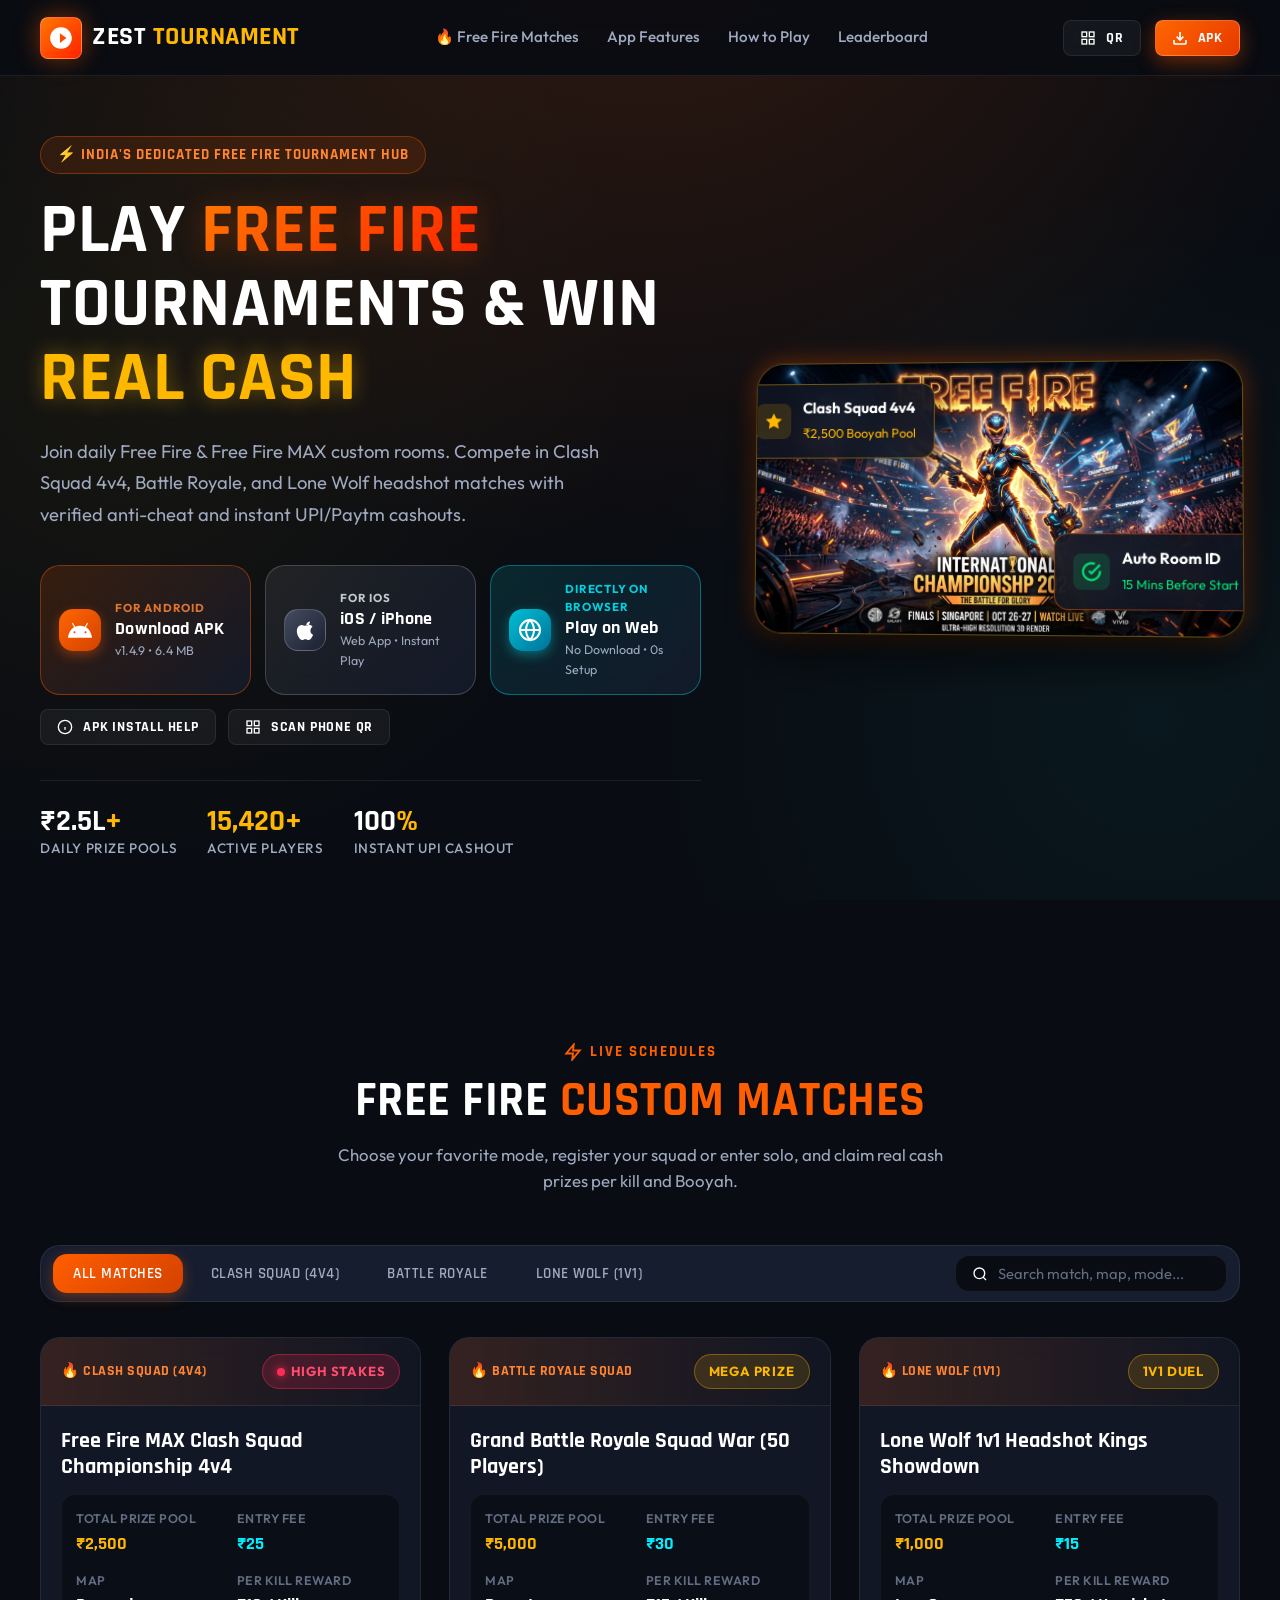
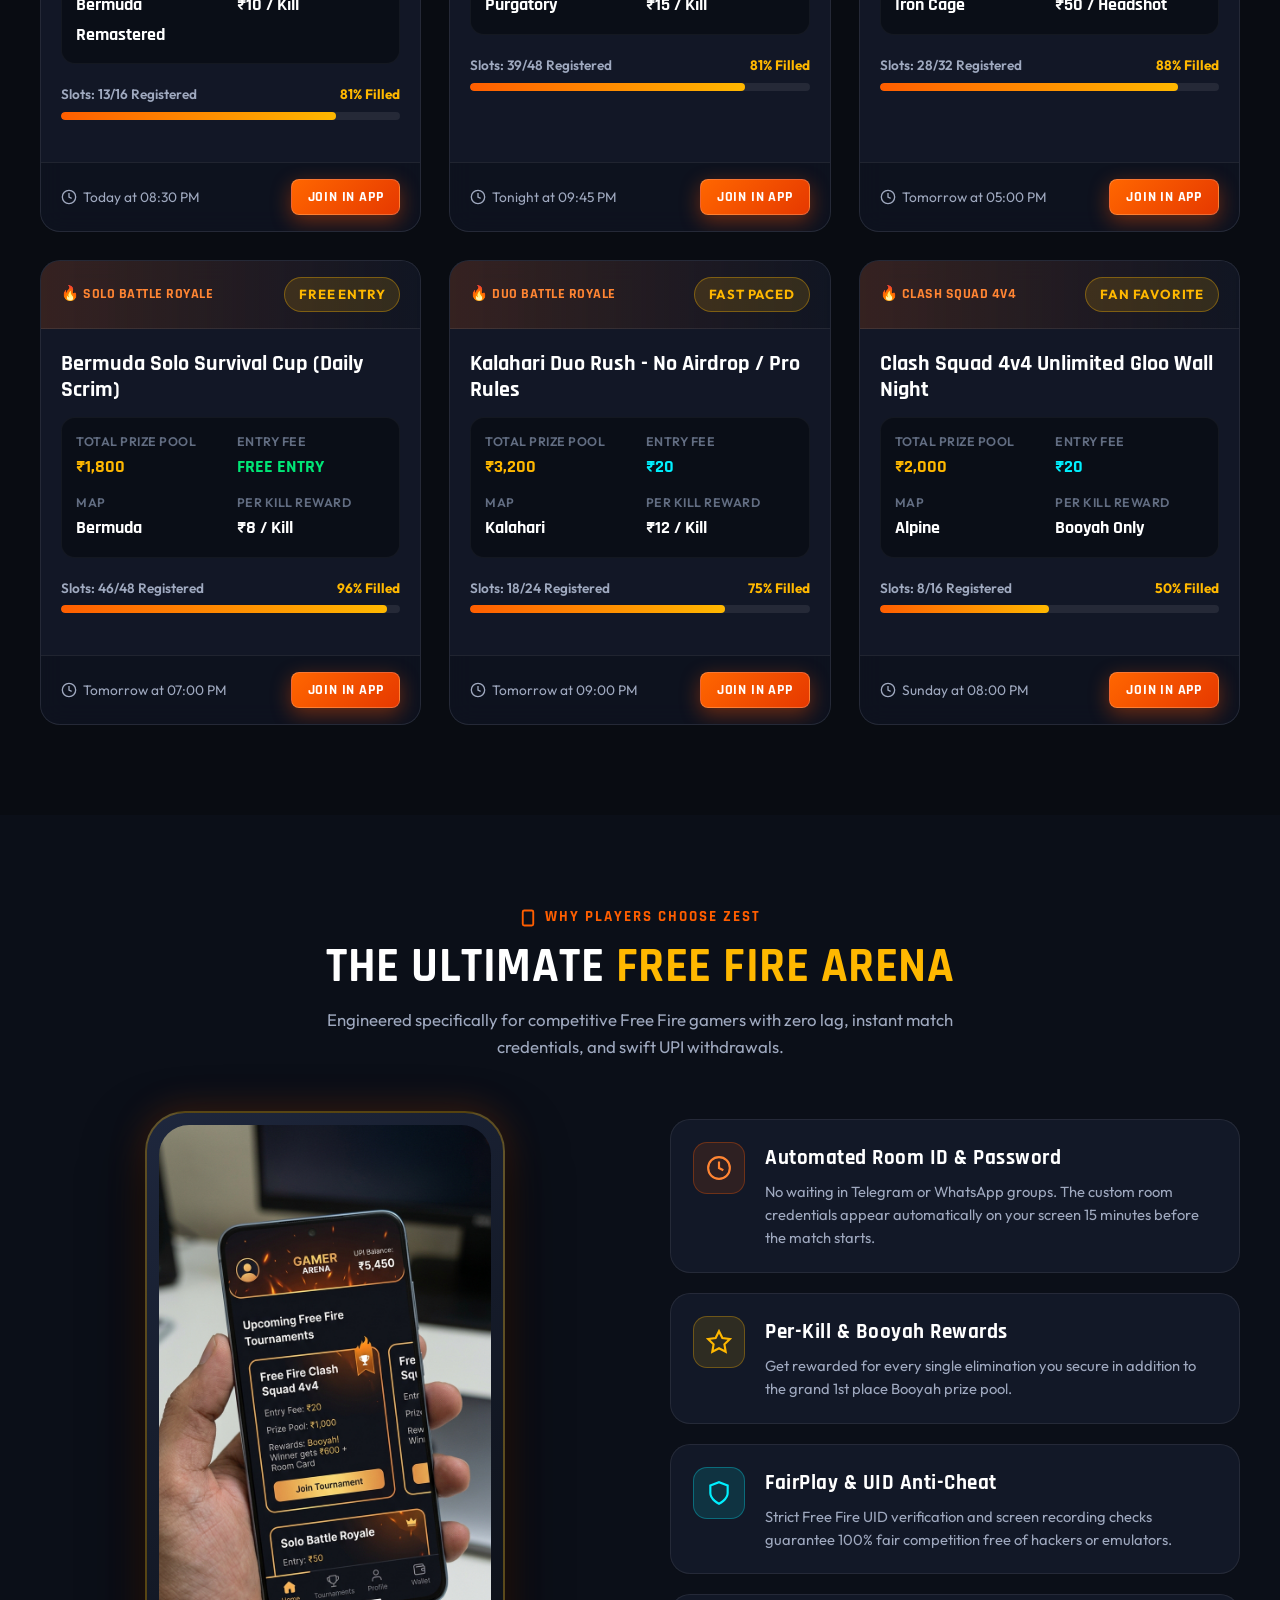
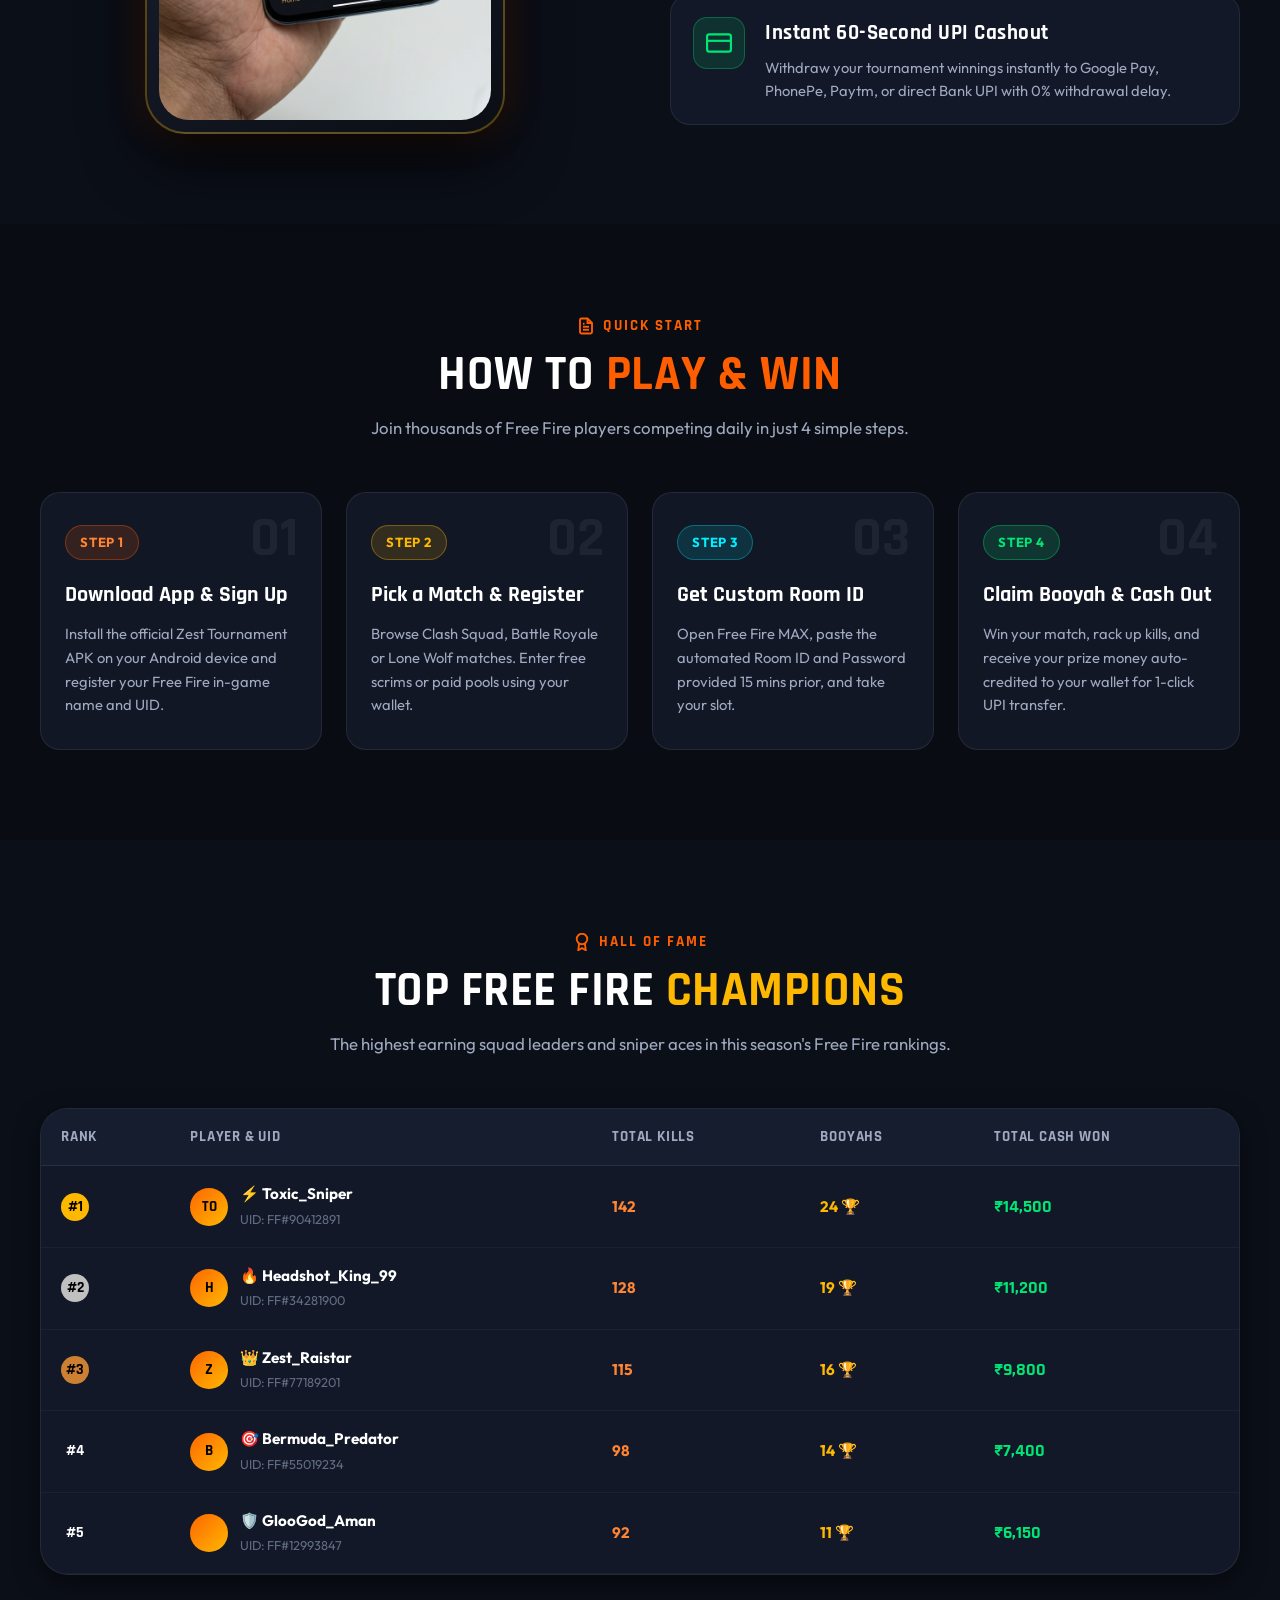
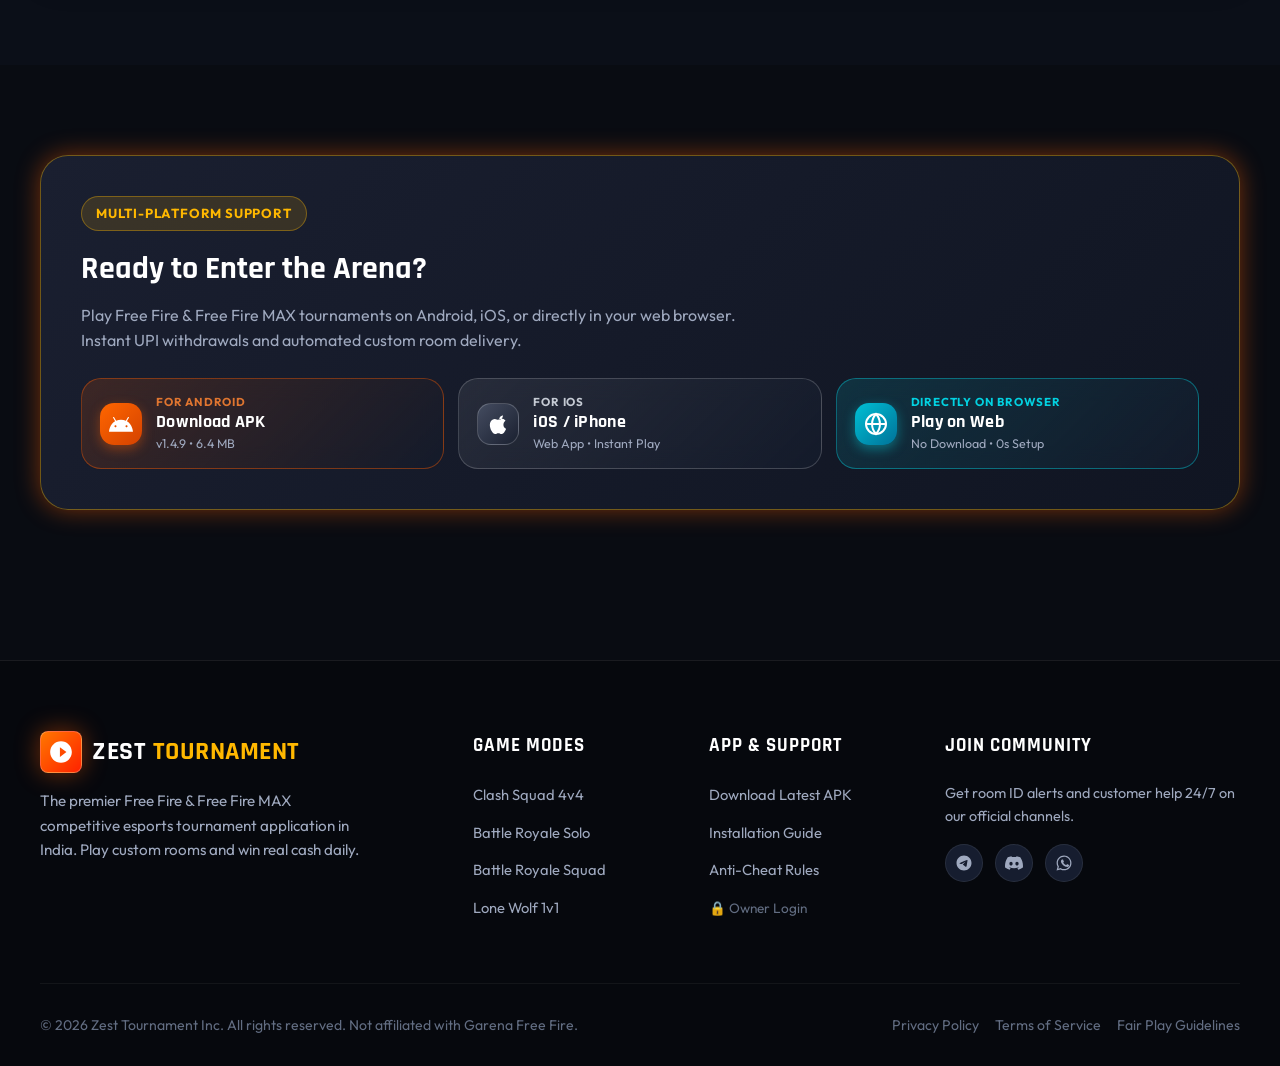
<file: index.html>
<!DOCTYPE html>
<html lang="en">
<head>
  <meta charset="UTF-8" />
  <meta name="viewport" content="width=device-width, initial-scale=1.0" />
  <title>Zest Tournament | India's #1 Free Fire Esports & Tournament Platform</title>
  <meta name="description" content="Download Zest Tournament App to play Free Fire MAX tournaments, Clash Squad 4v4, Battle Royale, and Lone Wolf matches. Win daily cash prizes with instant UPI withdrawals." />
  <meta name="keywords" content="Free Fire tournament app, Free Fire MAX esports, Zest Tournament APK download, Clash Squad 4v4 custom room, Free Fire win cash, Bermuda tournament" />

  <!-- OpenGraph / Social Meta -->
  <meta property="og:type" content="website" />
  <meta property="og:title" content="Zest Tournament - Free Fire Esports & Cash Tournaments" />
  <meta property="og:description" content="Play daily Free Fire tournaments, custom rooms, and scrims. Get instant room ID & auto UPI withdrawals." />
  <meta property="og:image" content="assets/images/hero-banner.jpg" />

  <!-- Stylesheets -->
  <link rel="stylesheet" href="styles/main.css" />
  <link rel="stylesheet" href="styles/components.css" />
  <link rel="stylesheet" href="styles/responsive.css" />
  <link rel="icon" type="image/svg+xml" href="data:image/svg+xml,<svg xmlns='http://www.w3.org/2000/svg' viewBox='0 0 24 24' fill='%23FF5E00'><path d='M12 2L2 7l10 5 10-5-10-5zM2 17l10 5 10-5M2 12l10 5 10-5'/></svg>" />
</head>
<body>

  <!-- Navigation Header (Clean Public Facing) -->
  <header class="site-header">
    <div class="container header-container">
      <a href="index.html" class="logo-brand">
        <div class="logo-icon">
          <svg viewBox="0 0 24 24">
            <path d="M12 2C6.48 2 2 6.48 2 12s4.48 10 10 10 10-4.48 10-10S17.52 2 12 2zm-1 14.5v-9l6 4.5-6 4.5z"/>
          </svg>
        </div>
        <div class="logo-text">ZEST <span>TOURNAMENT</span></div>
      </a>

      <nav class="nav-links">
        <a href="#tournaments" class="nav-link">🔥 Free Fire Matches</a>
        <a href="#features" class="nav-link">App Features</a>
        <a href="#how-to-play" class="nav-link">How to Play</a>
        <a href="#leaderboard" class="nav-link">Leaderboard</a>
      </nav>

      <div class="header-actions">
        <button class="btn btn-secondary btn-sm header-qr-btn" onclick="AppUI.openQRModal()" title="Scan QR Code to Download">
          <svg width="16" height="16" viewBox="0 0 24 24" fill="none" stroke="currentColor" stroke-width="2"><rect x="3" y="3" width="7" height="7"></rect><rect x="14" y="3" width="7" height="7"></rect><rect x="14" y="14" width="7" height="7"></rect><rect x="3" y="14" width="7" height="7"></rect></svg>
          <span>QR</span>
        </button>

        <button class="btn btn-primary btn-sm header-download-btn dynamic-app-download">
          <svg width="16" height="16" viewBox="0 0 24 24" fill="none" stroke="currentColor" stroke-width="2.5"><path d="M21 15v4a2 2 0 0 1-2 2H5a2 2 0 0 1-2-2v-4"></path><polyline points="7 10 12 15 17 10"></polyline><line x1="12" y1="15" x2="12" y2="3"></line></svg>
          <span>APK</span>
        </button>

        <button class="mobile-toggle" aria-label="Toggle Menu">
          <svg width="22" height="22" viewBox="0 0 24 24" fill="none" stroke="currentColor" stroke-width="2"><line x1="3" y1="12" x2="21" y2="12"></line><line x1="3" y1="6" x2="21" y2="6"></line><line x1="3" y1="18" x2="21" y2="18"></line></svg>
        </button>
      </div>
    </div>
  </header>

  <!-- Hero Section -->
  <section class="hero-section">
    <div class="container hero-grid">
      <div class="hero-content">
        <div class="hero-tag">
          <span>⚡ INDIA'S DEDICATED FREE FIRE TOURNAMENT HUB</span>
        </div>

        <h1 class="hero-title">
          PLAY <span class="highlight-fire">FREE FIRE</span> TOURNAMENTS & WIN <span class="highlight-gold">REAL CASH</span>
        </h1>

        <p class="hero-description">
          Join daily Free Fire & Free Fire MAX custom rooms. Compete in Clash Squad 4v4, Battle Royale, and Lone Wolf headshot matches with verified anti-cheat and instant UPI/Paytm cashouts.
        </p>

        <!-- 3 Platform Download System -->
        <div class="platform-cta-container">
          <div class="platform-cta-grid">
            <!-- 1. Android Button -->
            <div class="platform-btn btn-android dynamic-app-download">
              <div class="platform-icon">
                <svg width="24" height="24" viewBox="0 0 24 24" fill="currentColor">
                  <path d="M17.523 15.3414c-.5511 0-.9993-.4486-.9993-.9997s.4482-.9993.9993-.9993c.551 0 .9993.4482.9993.9993.0001.5511-.4483.9997-.9993.9997m-11.046 0c-.5511 0-.9993-.4486-.9993-.9997s.4482-.9993.9993-.9993c.5511 0 .9993.4482.9993.9993 0 .5511-.4482.9997-.9993.9997m11.4045-6.02l1.996-3.4572c.1556-.2696.0632-.6138-.2064-.7694-.2691-.1556-.6133-.0632-.7689.2064l-2.0261 3.5097C15.2536 8.1633 13.6824 7.79 12 7.79c-1.6824 0-3.2536.3733-4.8761 1.0209L5.0978 5.3012c-.1556-.2696-.4998-.362-.7689-.2064-.2696.1556-.362.4998-.2064.7694l1.996 3.4572C2.6865 11.2336.3688 15.178.01 19.82h23.98c-.3588-4.642-2.6765-8.5864-6.1095-10.4986"/>
                </svg>
              </div>
              <div class="platform-details">
                <span class="platform-label">For Android</span>
                <span class="platform-title">Download APK</span>
                <span class="platform-sub"><span class="app-version-val">v1.4.9</span> &bull; <span class="app-size-val">6.4 MB</span></span>
              </div>
            </div>

            <!-- 2. iOS Button -->
            <div class="platform-btn btn-ios" onclick="AppUI.openIOSModal()">
              <div class="platform-icon">
                <svg width="24" height="24" viewBox="0 0 24 24" fill="currentColor">
                  <path d="M18.71 19.5c-.83 1.24-1.71 2.45-3.05 2.47-1.34.03-1.77-.79-3.29-.79-1.53 0-2 .77-3.27.82-1.31.05-2.3-1.32-3.14-2.53C4.25 17 2.94 12.45 4.7 9.39c.87-1.52 2.43-2.48 4.12-2.51 1.28-.02 2.5.87 3.29.87.78 0 2.26-1.07 3.81-.91.65.03 2.47.26 3.64 1.98-.09.06-2.17 1.28-2.15 3.81.03 3.02 2.65 4.03 2.68 4.04-.03.07-.42 1.44-1.38 2.83M15.97 6.37c.62-.75 1.04-1.8 0.92-2.85-.9.04-2 .6-2.65 1.35-.58.66-1.09 1.73-.95 2.76 1.01.08 2.05-.51 2.68-1.26z"/>
                </svg>
              </div>
              <div class="platform-details">
                <span class="platform-label">For iOS</span>
                <span class="platform-title">iOS / iPhone</span>
                <span class="platform-sub">Web App &bull; Instant Play</span>
              </div>
            </div>

            <!-- 3. Directly on Browser Button -->
            <div class="platform-btn btn-browser" onclick="AppUI.openBrowserPlayModal()">
              <div class="platform-icon">
                <svg width="24" height="24" viewBox="0 0 24 24" fill="none" stroke="currentColor" stroke-width="2">
                  <circle cx="12" cy="12" r="10"></circle>
                  <line x1="2" y1="12" x2="22" y2="12"></line>
                  <path d="M12 2a15.3 15.3 0 0 1 4 10 15.3 15.3 0 0 1-4 10 15.3 15.3 0 0 1-4-10 15.3 15.3 0 0 1 4-10z"></path>
                </svg>
              </div>
              <div class="platform-details">
                <span class="platform-label">Directly on Browser</span>
                <span class="platform-title">Play on Web</span>
                <span class="platform-sub">No Download &bull; 0s Setup</span>
              </div>
            </div>
          </div>

          <div class="platform-secondary-actions">
            <button class="btn btn-secondary btn-sm" onclick="AppUI.openInstallGuideModal()">
              <svg width="16" height="16" viewBox="0 0 24 24" fill="none" stroke="currentColor" stroke-width="2"><circle cx="12" cy="12" r="10"></circle><line x1="12" y1="16" x2="12" y2="12"></line><line x1="12" y1="8" x2="12.01" y2="8"></line></svg>
              APK Install Help
            </button>
            <button class="btn btn-secondary btn-sm" onclick="AppUI.openQRModal()">
              <svg width="16" height="16" viewBox="0 0 24 24" fill="none" stroke="currentColor" stroke-width="2"><rect x="3" y="3" width="7" height="7"></rect><rect x="14" y="3" width="7" height="7"></rect><rect x="14" y="14" width="7" height="7"></rect><rect x="3" y="14" width="7" height="7"></rect></svg>
              Scan Phone QR
            </button>
          </div>
        </div>

        <div class="hero-stats-strip">
          <div class="stat-item">
            <div class="stat-value">₹2.5L<span>+</span></div>
            <div class="stat-label">Daily Prize Pools</div>
          </div>
          <div class="stat-item">
            <div class="stat-value"><span class="app-downloads-val">15,000+</span></div>
            <div class="stat-label">Active Players</div>
          </div>
          <div class="stat-item">
            <div class="stat-value">100<span>%</span></div>
            <div class="stat-label">Instant UPI Cashout</div>
          </div>
        </div>
      </div>

      <div class="hero-media-wrapper">
        <div class="hero-banner-card">
          <img src="assets/images/hero-banner.jpg" alt="Free Fire Championship Arena" class="hero-banner-img" />
          
          <div class="floating-badge badge-top-left">
            <div class="badge-icon-wrap">
              <svg width="20" height="20" viewBox="0 0 24 24" fill="currentColor"><polygon points="12 2 15.09 8.26 22 9.27 17 14.14 18.18 21.02 12 17.77 5.82 21.02 7 14.14 2 9.27 8.91 8.26 12 2"></polygon></svg>
            </div>
            <div>
              <strong style="display: block; font-size: 0.95rem;">Clash Squad 4v4</strong>
              <span style="font-size: 0.8rem; color: var(--color-secondary);">₹2,500 Booyah Pool</span>
            </div>
          </div>

          <div class="floating-badge badge-bottom-right">
            <div class="badge-icon-wrap" style="background: rgba(0, 230, 118, 0.15); color: var(--color-accent-green);">
              <svg width="20" height="20" viewBox="0 0 24 24" fill="none" stroke="currentColor" stroke-width="2.5"><path d="M22 11.08V12a10 10 0 1 1-5.93-9.14"></path><polyline points="22 4 12 14.01 9 11.01"></polyline></svg>
            </div>
            <div>
              <strong style="display: block; font-size: 0.95rem;">Auto Room ID</strong>
              <span style="font-size: 0.8rem; color: var(--color-accent-green);">15 Mins Before Start</span>
            </div>
          </div>
        </div>
      </div>
    </div>
  </section>

  <!-- Free Fire Tournament Matches Browser Section -->
  <section class="section" id="tournaments">
    <div class="container">
      <div class="section-head text-center">
        <div class="section-tag">
          <svg width="18" height="18" viewBox="0 0 24 24" fill="none" stroke="currentColor" stroke-width="2.5"><polygon points="13 2 3 14 12 14 11 22 21 10 12 10 13 2"></polygon></svg>
          Live Schedules
        </div>
        <h2 class="section-title">FREE FIRE <span class="text-fire">CUSTOM MATCHES</span></h2>
        <p class="section-subtitle">Choose your favorite mode, register your squad or enter solo, and claim real cash prizes per kill and Booyah.</p>
      </div>

      <!-- Filter Tabs & Search Bar -->
      <div class="tournament-filter-bar">
        <div class="filter-tabs">
          <button class="filter-tab-btn active" data-cat="all">All Matches</button>
          <button class="filter-tab-btn" data-cat="clash-squad">Clash Squad (4v4)</button>
          <button class="filter-tab-btn" data-cat="battle-royale">Battle Royale</button>
          <button class="filter-tab-btn" data-cat="lone-wolf">Lone Wolf (1v1)</button>
        </div>

        <div class="tournament-search-box">
          <svg width="18" height="18" viewBox="0 0 24 24" fill="none" stroke="currentColor" stroke-width="2"><circle cx="11" cy="11" r="8"></circle><line x1="21" y1="21" x2="16.65" y2="16.65"></line></svg>
          <input type="text" id="match-search-input" placeholder="Search match, map, mode..." />
        </div>
      </div>

      <!-- Grid of Free Fire Matches -->
      <div class="tournaments-grid" id="tournaments-grid">
        <!-- Rendered dynamically by js/tournaments.js -->
      </div>
    </div>
  </section>

  <!-- App Features & Live Smartphone Showcase -->
  <section class="section features-section" id="features" style="background: rgba(16, 21, 34, 0.4);">
    <div class="container">
      <div class="section-head text-center">
        <div class="section-tag">
          <svg width="18" height="18" viewBox="0 0 24 24" fill="none" stroke="currentColor" stroke-width="2.5"><rect x="5" y="2" width="14" height="20" rx="2" ry="2"></rect><line x1="12" y1="18" x2="12.01" y2="18"></line></svg>
          Why Players Choose Zest
        </div>
        <h2 class="section-title">THE ULTIMATE <span class="text-gold">FREE FIRE ARENA</span></h2>
        <p class="section-subtitle">Engineered specifically for competitive Free Fire gamers with zero lag, instant match credentials, and swift UPI withdrawals.</p>
      </div>

      <div class="phone-showcase-grid">
        <div class="phone-mockup-frame">
          <img src="assets/images/app-preview.jpg" alt="Zest Tournament Free Fire App UI" class="phone-screen-img" />
        </div>

        <div class="feature-cards-col">
          <div class="feature-card">
            <div class="feature-icon-box">
              <svg width="26" height="26" viewBox="0 0 24 24" fill="none" stroke="currentColor" stroke-width="2"><circle cx="12" cy="12" r="10"></circle><polyline points="12 6 12 12 16 14"></polyline></svg>
            </div>
            <div class="feature-card-content">
              <h3>Automated Room ID & Password</h3>
              <p>No waiting in Telegram or WhatsApp groups. The custom room credentials appear automatically on your screen 15 minutes before the match starts.</p>
            </div>
          </div>

          <div class="feature-card">
            <div class="feature-icon-box">
              <svg width="26" height="26" viewBox="0 0 24 24" fill="none" stroke="currentColor" stroke-width="2"><polygon points="12 2 15.09 8.26 22 9.27 17 14.14 18.18 21.02 12 17.77 5.82 21.02 7 14.14 2 9.27 8.91 8.26 12 2"></polygon></svg>
            </div>
            <div class="feature-card-content">
              <h3>Per-Kill & Booyah Rewards</h3>
              <p>Get rewarded for every single elimination you secure in addition to the grand 1st place Booyah prize pool.</p>
            </div>
          </div>

          <div class="feature-card">
            <div class="feature-icon-box">
              <svg width="26" height="26" viewBox="0 0 24 24" fill="none" stroke="currentColor" stroke-width="2"><path d="M12 22s8-4 8-10V5l-8-3-8 3v7c0 6 8 10 8 10z"></path></svg>
            </div>
            <div class="feature-card-content">
              <h3>FairPlay & UID Anti-Cheat</h3>
              <p>Strict Free Fire UID verification and screen recording checks guarantee 100% fair competition free of hackers or emulators.</p>
            </div>
          </div>

          <div class="feature-card">
            <div class="feature-icon-box">
              <svg width="26" height="26" viewBox="0 0 24 24" fill="none" stroke="currentColor" stroke-width="2"><rect x="1" y="4" width="22" height="16" rx="2" ry="2"></rect><line x1="1" y1="10" x2="23" y2="10"></line></svg>
            </div>
            <div class="feature-card-content">
              <h3>Instant 60-Second UPI Cashout</h3>
              <p>Withdraw your tournament winnings instantly to Google Pay, PhonePe, Paytm, or direct Bank UPI with 0% withdrawal delay.</p>
            </div>
          </div>
        </div>
      </div>
    </div>
  </section>

  <!-- How to Play 4 Steps -->
  <section class="section" id="how-to-play">
    <div class="container">
      <div class="section-head text-center">
        <div class="section-tag">
          <svg width="18" height="18" viewBox="0 0 24 24" fill="none" stroke="currentColor" stroke-width="2.5"><path d="M14 2H6a2 2 0 0 0-2 2v16a2 2 0 0 0 2 2h12a2 2 0 0 0 2-2V8z"></path><polyline points="14 2 14 8 20 8"></polyline><line x1="16" y1="13" x2="8" y2="13"></line><line x1="16" y1="17" x2="8" y2="17"></line><polyline points="10 9 9 9 8 9"></polyline></svg>
          Quick Start
        </div>
        <h2 class="section-title">HOW TO <span class="text-fire">PLAY & WIN</span></h2>
        <p class="section-subtitle">Join thousands of Free Fire players competing daily in just 4 simple steps.</p>
      </div>

      <div class="steps-grid">
        <div class="step-card">
          <span class="step-number">01</span>
          <div class="badge badge-fire">Step 1</div>
          <h3>Download App & Sign Up</h3>
          <p>Install the official Zest Tournament APK on your Android device and register your Free Fire in-game name and UID.</p>
        </div>

        <div class="step-card">
          <span class="step-number">02</span>
          <div class="badge badge-gold">Step 2</div>
          <h3>Pick a Match & Register</h3>
          <p>Browse Clash Squad, Battle Royale or Lone Wolf matches. Enter free scrims or paid pools using your wallet.</p>
        </div>

        <div class="step-card">
          <span class="step-number">03</span>
          <div class="badge badge-cyan">Step 3</div>
          <h3>Get Custom Room ID</h3>
          <p>Open Free Fire MAX, paste the automated Room ID and Password provided 15 mins prior, and take your slot.</p>
        </div>

        <div class="step-card">
          <span class="step-number">04</span>
          <div class="badge" style="background: rgba(0, 230, 118, 0.15); color: var(--color-accent-green); border: 1px solid rgba(0, 230, 118, 0.35);">Step 4</div>
          <h3>Claim Booyah & Cash Out</h3>
          <p>Win your match, rack up kills, and receive your prize money auto-credited to your wallet for 1-click UPI transfer.</p>
        </div>
      </div>
    </div>
  </section>

  <!-- Live Leaderboard & Hall of Fame -->
  <section class="section" id="leaderboard" style="background: rgba(16, 21, 34, 0.4);">
    <div class="container">
      <div class="section-head text-center">
        <div class="section-tag">
          <svg width="18" height="18" viewBox="0 0 24 24" fill="none" stroke="currentColor" stroke-width="2.5"><circle cx="12" cy="8" r="7"></circle><polyline points="8.21 13.89 7 23 12 20 17 23 15.79 13.88"></polyline></svg>
          Hall of Fame
        </div>
        <h2 class="section-title">TOP FREE FIRE <span class="text-gold">CHAMPIONS</span></h2>
        <p class="section-subtitle">The highest earning squad leaders and sniper aces in this season's Free Fire rankings.</p>
      </div>

      <div class="leaderboard-container">
        <table class="leaderboard-table">
          <thead>
            <tr>
              <th>Rank</th>
              <th>Player & UID</th>
              <th>Total Kills</th>
              <th>Booyahs</th>
              <th>Total Cash Won</th>
            </tr>
          </thead>
          <tbody id="leaderboard-tbody">
            <!-- Rendered by js/brackets.js -->
          </tbody>
        </table>
      </div>
    </div>
  </section>

  <!-- Player 3-Platform Download Callout Banner -->
  <section class="section">
    <div class="container">
      <div style="background: linear-gradient(135deg, #1A1F30 0%, #101522 100%); border: 1px solid var(--border-gold); border-radius: var(--radius-xl); padding: 40px; display: flex; flex-direction: column; gap: 24px; box-shadow: var(--shadow-glow-primary);">
        <div style="max-width: 700px;">
          <span class="badge badge-gold" style="margin-bottom: 12px;">Multi-Platform Support</span>
          <h3 style="font-family: var(--font-heading); font-size: 2rem; font-weight: 700; margin-bottom: 8px;">Ready to Enter the Arena?</h3>
          <p style="color: var(--text-secondary); font-size: 1rem;">
            Play Free Fire & Free Fire MAX tournaments on Android, iOS, or directly in your web browser. Instant UPI withdrawals and automated custom room delivery.
          </p>
        </div>
        
        <div class="platform-cta-grid">
          <!-- 1. Android Button -->
          <div class="platform-btn btn-android dynamic-app-download">
            <div class="platform-icon">
              <svg width="24" height="24" viewBox="0 0 24 24" fill="currentColor">
                <path d="M17.523 15.3414c-.5511 0-.9993-.4486-.9993-.9997s.4482-.9993.9993-.9993c.551 0 .9993.4482.9993.9993.0001.5511-.4483.9997-.9993.9997m-11.046 0c-.5511 0-.9993-.4486-.9993-.9997s.4482-.9993.9993-.9993c.5511 0 .9993.4482.9993.9993 0 .5511-.4482.9997-.9993.9997m11.4045-6.02l1.996-3.4572c.1556-.2696.0632-.6138-.2064-.7694-.2691-.1556-.6133-.0632-.7689.2064l-2.0261 3.5097C15.2536 8.1633 13.6824 7.79 12 7.79c-1.6824 0-3.2536.3733-4.8761 1.0209L5.0978 5.3012c-.1556-.2696-.4998-.362-.7689-.2064-.2696.1556-.362.4998-.2064.7694l1.996 3.4572C2.6865 11.2336.3688 15.178.01 19.82h23.98c-.3588-4.642-2.6765-8.5864-6.1095-10.4986"/>
              </svg>
            </div>
            <div class="platform-details">
              <span class="platform-label">For Android</span>
              <span class="platform-title">Download APK</span>
              <span class="platform-sub"><span class="app-version-val">v1.4.9</span> &bull; <span class="app-size-val">6.4 MB</span></span>
            </div>
          </div>

          <!-- 2. iOS Button -->
          <div class="platform-btn btn-ios" onclick="AppUI.openIOSModal()">
            <div class="platform-icon">
              <svg width="24" height="24" viewBox="0 0 24 24" fill="currentColor">
                <path d="M18.71 19.5c-.83 1.24-1.71 2.45-3.05 2.47-1.34.03-1.77-.79-3.29-.79-1.53 0-2 .77-3.27.82-1.31.05-2.3-1.32-3.14-2.53C4.25 17 2.94 12.45 4.7 9.39c.87-1.52 2.43-2.48 4.12-2.51 1.28-.02 2.5.87 3.29.87.78 0 2.26-1.07 3.81-.91.65.03 2.47.26 3.64 1.98-.09.06-2.17 1.28-2.15 3.81.03 3.02 2.65 4.03 2.68 4.04-.03.07-.42 1.44-1.38 2.83M15.97 6.37c.62-.75 1.04-1.8 0.92-2.85-.9.04-2 .6-2.65 1.35-.58.66-1.09 1.73-.95 2.76 1.01.08 2.05-.51 2.68-1.26z"/>
              </svg>
            </div>
            <div class="platform-details">
              <span class="platform-label">For iOS</span>
              <span class="platform-title">iOS / iPhone</span>
              <span class="platform-sub">Web App &bull; Instant Play</span>
            </div>
          </div>

          <!-- 3. Directly on Browser Button -->
          <div class="platform-btn btn-browser" onclick="AppUI.openBrowserPlayModal()">
            <div class="platform-icon">
              <svg width="24" height="24" viewBox="0 0 24 24" fill="none" stroke="currentColor" stroke-width="2">
                <circle cx="12" cy="12" r="10"></circle>
                <line x1="2" y1="12" x2="22" y2="12"></line>
                <path d="M12 2a15.3 15.3 0 0 1 4 10 15.3 15.3 0 0 1-4 10 15.3 15.3 0 0 1-4-10 15.3 15.3 0 0 1 4-10z"></path>
              </svg>
            </div>
            <div class="platform-details">
              <span class="platform-label">Directly on Browser</span>
              <span class="platform-title">Play on Web</span>
              <span class="platform-sub">No Download &bull; 0s Setup</span>
            </div>
          </div>
        </div>
      </div>
    </div>
  </section>

  <!-- Footer -->
  <footer class="site-footer">
    <div class="container">
      <div class="footer-grid">
        <div class="footer-brand">
          <div class="logo-brand">
            <div class="logo-icon">
              <svg viewBox="0 0 24 24"><path d="M12 2C6.48 2 2 6.48 2 12s4.48 10 10 10 10-4.48 10-10S17.52 2 12 2zm-1 14.5v-9l6 4.5-6 4.5z"/></svg>
            </div>
            <div class="logo-text">ZEST <span>TOURNAMENT</span></div>
          </div>
          <p>The premier Free Fire & Free Fire MAX competitive esports tournament application in India. Play custom rooms and win real cash daily.</p>
        </div>

        <div class="footer-col">
          <h4>Game Modes</h4>
          <ul class="footer-links">
            <li><a href="#tournaments">Clash Squad 4v4</a></li>
            <li><a href="#tournaments">Battle Royale Solo</a></li>
            <li><a href="#tournaments">Battle Royale Squad</a></li>
            <li><a href="#tournaments">Lone Wolf 1v1</a></li>
          </ul>
        </div>

        <div class="footer-col">
          <h4>App & Support</h4>
          <ul class="footer-links">
            <li><a href="#" class="dynamic-app-download">Download Latest APK</a></li>
            <li><a href="#" onclick="AppUI.openInstallGuideModal()">Installation Guide</a></li>
            <li><a href="#features">Anti-Cheat Rules</a></li>
            <li><a href="app-release.html" style="color: var(--text-muted); font-size: 0.85rem;" title="Protected Owner Portal">🔒 Owner Login</a></li>
          </ul>
        </div>

        <div class="footer-col">
          <h4>Join Community</h4>
          <p style="color: var(--text-secondary); font-size: 0.9rem; margin-bottom: 16px;">Get room ID alerts and customer help 24/7 on our official channels.</p>
          <div class="footer-socials">
            <a href="https://telegram.org" target="_blank" class="social-btn" title="Telegram Channel">
              <svg width="18" height="18" viewBox="0 0 24 24" fill="currentColor"><path d="M12 2C6.48 2 2 6.48 2 12s4.48 10 10 10 10-4.48 10-10S17.52 2 12 2zm4.64 6.8c-.15 1.58-.8 5.42-1.13 7.19-.14.75-.42 1-.68 1.03-.58.05-1.02-.38-1.58-.75-.88-.58-1.38-.94-2.23-1.5-.99-.65-.35-1.01.22-1.59.15-.15 2.71-2.48 2.76-2.69a.2.2 0 00-.05-.18c-.06-.05-.14-.03-.21-.02-.09.02-1.49.95-4.22 2.79-.4.27-.76.41-1.08.4-.36-.01-1.04-.2-1.55-.37-.63-.2-1.12-.31-1.08-.66.02-.18.27-.36.75-.55 2.92-1.27 4.86-2.11 5.83-2.51 2.78-1.16 3.35-1.36 3.73-1.36.08 0 .27.02.39.12.1.08.13.19.14.27-.01.06.01.24 0 .38z"/></svg>
            </a>
            <a href="https://discord.com" target="_blank" class="social-btn" title="Discord Community">
              <svg width="18" height="18" viewBox="0 0 24 24" fill="currentColor"><path d="M20.317 4.37a19.791 19.791 0 0 0-4.885-1.515.074.074 0 0 0-.079.037c-.21.375-.444.864-.608 1.25a18.27 18.27 0 0 0-5.487 0 12.64 12.64 0 0 0-.617-1.25.077.077 0 0 0-.079-.037A19.736 19.736 0 0 0 3.677 4.37a.07.07 0 0 0-.032.027C.533 9.046-.32 13.58.099 18.057a.082.082 0 0 0 .031.057 19.9 19.9 0 0 0 5.993 3.03.078.078 0 0 0 .084-.028c.462-.63.874-1.295 1.226-1.994.021-.041.001-.09-.041-.106a13.107 13.107 0 0 1-1.872-.892.077.077 0 0 1-.008-.128 10.2 10.2 0 0 0 .372-.292.074.074 0 0 1 .077-.01c3.929 1.793 8.18 1.793 12.061 0a.074.074 0 0 1 .078.01c.12.098.246.198.373.292a.077.077 0 0 1-.006.127 12.299 12.299 0 0 1-1.873.894.077.077 0 0 0-.041.107c.36.698.772 1.362 1.225 1.993a.076.076 0 0 0 .084.028 19.839 19.839 0 0 0 6.002-3.03.077.077 0 0 0 .032-.054c.5-5.177-.838-9.674-3.549-13.66a.061.061 0 0 0-.031-.028zM8.02 15.33c-1.183 0-2.157-1.085-2.157-2.419 0-1.333.956-2.419 2.157-2.419 1.21 0 2.176 1.096 2.157 2.42 0 1.333-.956 2.418-2.157 2.418zm7.975 0c-1.183 0-2.157-1.085-2.157-2.419 0-1.333.955-2.419 2.157-2.419 1.21 0 2.176 1.096 2.157 2.42 0 1.333-.946 2.418-2.157 2.418z"/></svg>
            </a>
            <a href="https://whatsapp.com" target="_blank" class="social-btn" title="WhatsApp Helpdesk">
              <svg width="18" height="18" viewBox="0 0 24 24" fill="currentColor"><path d="M12.04 2C6.58 2 2.13 6.45 2.13 11.91C2.13 13.66 2.59 15.36 3.45 16.86L2.05 22L7.3 20.62C8.75 21.41 10.38 21.83 12.04 21.83C17.5 21.83 21.95 17.38 21.95 11.92C21.95 9.27 20.92 6.78 19.05 4.91C17.18 3.03 14.69 2 12.04 2M12.05 3.67C14.25 3.67 16.31 4.53 17.87 6.09C19.42 7.65 20.28 9.72 20.28 11.92C20.28 16.46 16.58 20.15 12.04 20.15C10.56 20.15 9.11 19.76 7.85 19L7.55 18.83L4.43 19.65L5.26 16.61L5.06 16.29C4.24 15 3.8 13.47 3.8 11.91C3.81 7.37 7.5 3.67 12.05 3.67M9.53 7.37C9.36 7.37 9.08 7.43 8.84 7.69C8.61 7.95 7.94 8.58 7.94 9.87C7.94 11.16 8.88 12.4 9.01 12.58C9.14 12.75 10.87 15.42 13.52 16.56C14.15 16.83 14.65 17 15.03 17.12C15.67 17.32 16.25 17.29 16.71 17.22C17.22 17.14 18.28 16.57 18.5 15.94C18.73 15.31 18.73 14.77 18.66 14.66C18.59 14.54 18.42 14.48 18.17 14.35C17.91 14.23 16.67 13.62 16.44 13.53C16.21 13.45 16.04 13.41 15.87 13.66C15.7 13.92 15.22 14.48 15.07 14.66C14.93 14.83 14.78 14.85 14.53 14.73C14.27 14.6 13.45 14.33 12.48 13.47C11.72 12.79 11.21 11.95 11.06 11.7C10.92 11.44 11.04 11.3 11.17 11.17C11.29 11.05 11.43 10.86 11.56 10.71C11.69 10.56 11.73 10.46 11.82 10.28C11.9 10.11 11.86 9.96 11.8 9.83C11.73 9.71 11.21 8.44 11 7.92C10.79 7.42 10.58 7.49 10.42 7.48C10.27 7.47 10.1 7.37 9.53 7.37Z"/></svg>
            </a>
          </div>
        </div>
      </div>

      <div class="footer-bottom">
        <div>&copy; 2026 Zest Tournament Inc. All rights reserved. Not affiliated with Garena Free Fire.</div>
        <div style="display: flex; gap: 16px;">
          <a href="#">Privacy Policy</a>
          <a href="#">Terms of Service</a>
          <a href="#">Fair Play Guidelines</a>
        </div>
      </div>
    </div>
  </footer>

  <!-- Modal: QR Code Download -->
  <div class="modal-overlay" id="qr-modal">
    <div class="modal-dialog">
      <div class="modal-header">
        <h3 class="modal-title">Scan QR Code to Download</h3>
        <button class="modal-close-btn">&times;</button>
      </div>
      <div class="modal-body text-center">
        <p style="color: var(--text-secondary); margin-bottom: 20px;">Open your phone's camera app or QR scanner to instantly download the Free Fire tournament APK.</p>
        <div class="qr-container" id="qr-modal-content"></div>
      </div>
    </div>
  </div>

  <!-- Modal: Match Join Details -->
  <div class="modal-overlay" id="join-match-modal">
    <div class="modal-dialog">
      <div class="modal-header">
        <h3 class="modal-title">Match Registration</h3>
        <button class="modal-close-btn">&times;</button>
      </div>
      <div class="modal-body" id="join-modal-body"></div>
    </div>
  </div>

  <!-- Modal: Install Guide -->
  <div class="modal-overlay" id="install-guide-modal">
    <div class="modal-dialog">
      <div class="modal-header">
        <h3 class="modal-title">How to Install Zest Tournament APK</h3>
        <button class="modal-close-btn">&times;</button>
      </div>
      <div class="modal-body">
        <div style="display: flex; flex-direction: column; gap: 16px;">
          <div style="display: flex; gap: 14px; align-items: flex-start;">
            <div class="badge badge-fire" style="min-width: 28px; height: 28px; border-radius: 50%; justify-content: center; padding: 0;">1</div>
            <div>
              <strong style="display: block; font-size: 1.05rem; margin-bottom: 2px;">Download the APK</strong>
              <p style="color: var(--text-secondary); font-size: 0.9rem;">Click "Download APK" on this website to save the latest installer on your phone.</p>
            </div>
          </div>

          <div style="display: flex; gap: 14px; align-items: flex-start;">
            <div class="badge badge-gold" style="min-width: 28px; height: 28px; border-radius: 50%; justify-content: center; padding: 0;">2</div>
            <div>
              <strong style="display: block; font-size: 1.05rem; margin-bottom: 2px;">Allow Unknown Sources</strong>
              <p style="color: var(--text-secondary); font-size: 0.9rem;">Go to Settings &gt; Security (or Chrome permissions) and toggle "Install Unknown Apps" or "Allow from this source".</p>
            </div>
          </div>

          <div style="display: flex; gap: 14px; align-items: flex-start;">
            <div class="badge badge-cyan" style="min-width: 28px; height: 28px; border-radius: 50%; justify-content: center; padding: 0;">3</div>
            <div>
              <strong style="display: block; font-size: 1.05rem; margin-bottom: 2px;">Open & Launch</strong>
              <p style="color: var(--text-secondary); font-size: 0.9rem;">Tap the downloaded file, click "Install", log in with your phone number and start participating in Free Fire custom rooms.</p>
            </div>
          </div>
        </div>
      </div>
      <div class="modal-footer">
        <button class="btn btn-primary dynamic-app-download">Download APK Now</button>
      </div>
    </div>
  </div>

  <!-- Modal: iOS Installation / Web App Guide -->
  <div class="modal-overlay" id="ios-modal">
    <div class="modal-dialog">
      <div class="modal-header">
        <h3 class="modal-title">Play on iPhone & iOS</h3>
        <button class="modal-close-btn">&times;</button>
      </div>
      <div class="modal-body">
        <div style="text-align: center; margin-bottom: 20px;">
          <div style="width: 56px; height: 56px; border-radius: 50%; background: rgba(255, 255, 255, 0.1); border: 1px solid rgba(255, 255, 255, 0.25); display: flex; align-items: center; justify-content: center; margin: 0 auto 12px; color: #FFF;">
            <svg width="28" height="28" viewBox="0 0 24 24" fill="currentColor">
              <path d="M18.71 19.5c-.83 1.24-1.71 2.45-3.05 2.47-1.34.03-1.77-.79-3.29-.79-1.53 0-2 .77-3.27.82-1.31.05-2.3-1.32-3.14-2.53C4.25 17 2.94 12.45 4.7 9.39c.87-1.52 2.43-2.48 4.12-2.51 1.28-.02 2.5.87 3.29.87.78 0 2.26-1.07 3.81-.91.65.03 2.47.26 3.64 1.98-.09.06-2.17 1.28-2.15 3.81.03 3.02 2.65 4.03 2.68 4.04-.03.07-.42 1.44-1.38 2.83M15.97 6.37c.62-.75 1.04-1.8 0.92-2.85-.9.04-2 .6-2.65 1.35-.58.66-1.09 1.73-.95 2.76 1.01.08 2.05-.51 2.68-1.26z"/>
            </svg>
          </div>
          <h4 style="font-family: var(--font-heading); font-size: 1.35rem;">Install Zest on iOS in 2 Taps</h4>
          <p style="color: var(--text-secondary); font-size: 0.9rem;">You can install the official Zest Tournament App on your iPhone or iPad directly from Safari without the App Store.</p>
        </div>

        <div style="display: flex; flex-direction: column; gap: 16px; background: rgba(9, 12, 18, 0.7); padding: 18px; border-radius: var(--radius-md); border: 1px solid var(--border-subtle);">
          <div style="display: flex; gap: 14px; align-items: flex-start;">
            <div class="badge badge-fire" style="min-width: 26px; height: 26px; border-radius: 50%; justify-content: center; padding: 0;">1</div>
            <div>
              <strong style="display: block; font-size: 0.95rem; margin-bottom: 2px;">Open in Safari</strong>
              <p style="color: var(--text-secondary); font-size: 0.85rem;">Open this website in Apple Safari on your iPhone.</p>
            </div>
          </div>

          <div style="display: flex; gap: 14px; align-items: flex-start;">
            <div class="badge badge-gold" style="min-width: 26px; height: 26px; border-radius: 50%; justify-content: center; padding: 0;">2</div>
            <div>
              <strong style="display: block; font-size: 0.95rem; margin-bottom: 2px;">Tap the "Share" Button</strong>
              <p style="color: var(--text-secondary); font-size: 0.85rem;">Tap the Share icon <svg width="14" height="14" viewBox="0 0 24 24" fill="none" stroke="currentColor" stroke-width="2" style="display: inline; vertical-align: middle;"><path d="M4 12v8a2 2 0 0 0 2 2h12a2 2 0 0 0 2-2v-8"></path><polyline points="16 6 12 2 8 6"></polyline><line x1="12" y1="2" x2="12" y2="15"></line></svg> at the bottom of your Safari screen.</p>
            </div>
          </div>

          <div style="display: flex; gap: 14px; align-items: flex-start;">
            <div class="badge badge-cyan" style="min-width: 26px; height: 26px; border-radius: 50%; justify-content: center; padding: 0;">3</div>
            <div>
              <strong style="display: block; font-size: 0.95rem; margin-bottom: 2px;">Select "Add to Home Screen"</strong>
              <p style="color: var(--text-secondary); font-size: 0.85rem;">Tap <strong>"Add to Home Screen"</strong>. The Zest Tournament app icon will appear instantly on your home screen!</p>
            </div>
          </div>
        </div>
      </div>
      <div class="modal-footer">
        <button class="btn btn-primary" onclick="AppUI.openBrowserPlayModal(); document.getElementById('ios-modal').classList.remove('active');">
          Or Play on Browser Now
        </button>
      </div>
    </div>
  </div>

  <!-- App Scripts -->
  <script src="js/uploader.js"></script>
  <script src="js/tournaments.js"></script>
  <script src="js/brackets.js"></script>
  <script src="js/app.js"></script>
</body>
</html>
</file>
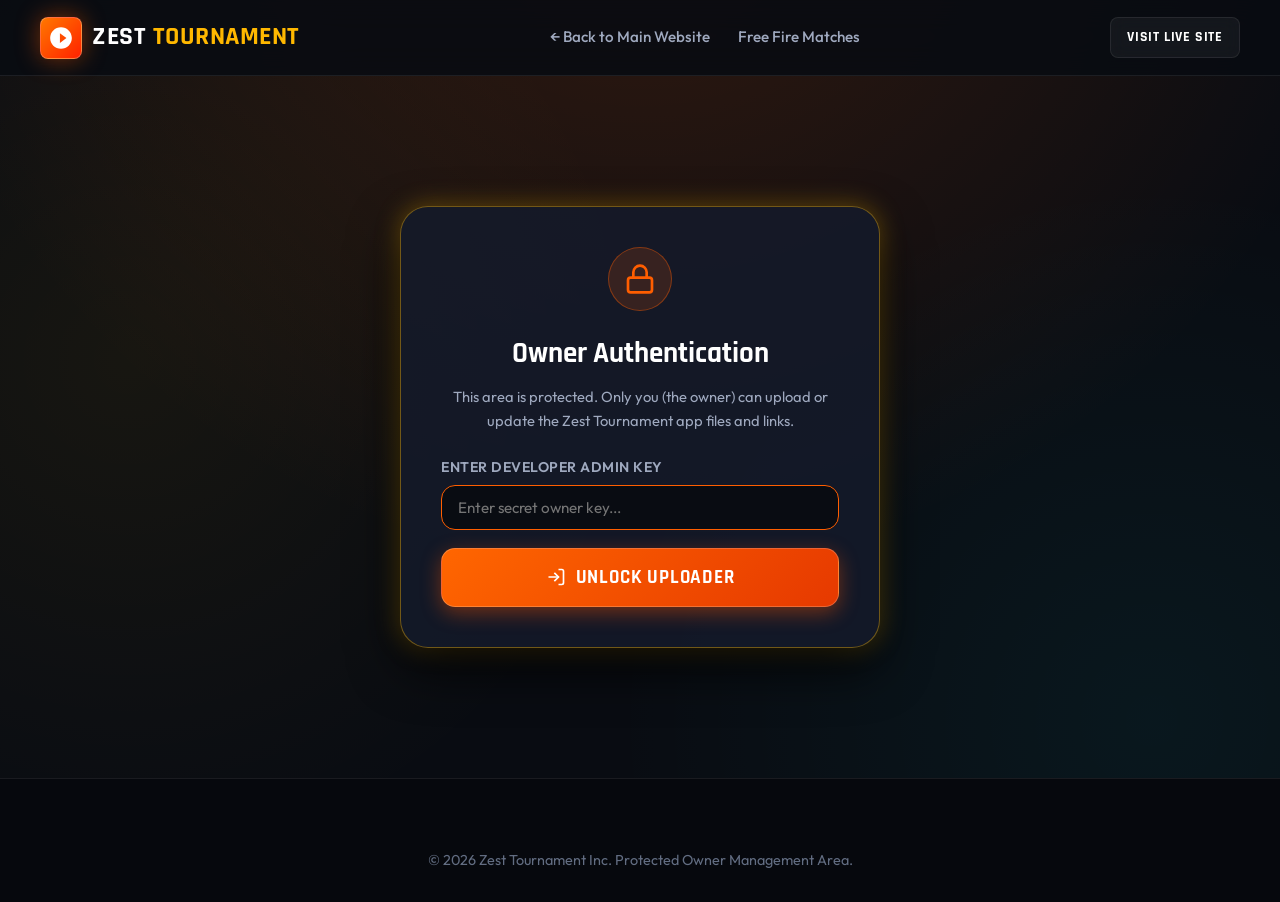
<file: app-release.html>
<!DOCTYPE html>
<html lang="en">
<head>
  <meta charset="UTF-8" />
  <meta name="viewport" content="width=device-width, initial-scale=1.0" />
  <title>Admin & Owner App Release Center | Zest Tournament</title>
  <meta name="robots" content="noindex, nofollow" />
  
  <link rel="stylesheet" href="styles/main.css" />
  <link rel="stylesheet" href="styles/components.css" />
  <link rel="stylesheet" href="styles/responsive.css" />
  <style>
    .uploader-card {
      background: var(--bg-surface-elevated);
      border: 1px solid var(--border-gold);
      border-radius: var(--radius-xl);
      padding: 36px;
      box-shadow: var(--shadow-lg), var(--shadow-glow-primary);
      margin-bottom: 40px;
    }
    .auth-lock-card {
      background: var(--bg-surface-card);
      border: 1px solid var(--border-gold);
      border-radius: var(--radius-xl);
      padding: 40px;
      max-width: 480px;
      margin: 40px auto;
      text-align: center;
      box-shadow: 0 20px 50px rgba(0, 0, 0, 0.8), var(--shadow-glow-gold);
    }
    .admin-badge-strip {
      display: flex;
      align-items: center;
      justify-content: space-between;
      background: rgba(0, 230, 118, 0.1);
      border: 1px solid rgba(0, 230, 118, 0.3);
      padding: 12px 20px;
      border-radius: var(--radius-md);
      margin-bottom: 24px;
    }
    .platform-config-box {
      background: rgba(9, 12, 18, 0.65);
      border: 1px solid var(--border-subtle);
      border-radius: var(--radius-lg);
      padding: 24px;
      margin-bottom: 26px;
    }
    .platform-config-box.android-box {
      border-left: 4px solid var(--color-primary);
    }
    .platform-config-box.ios-box {
      border-left: 4px solid #FFF;
    }
    .platform-config-box.web-box {
      border-left: 4px solid var(--color-accent-cyan);
    }
    .info-box-guide {
      background: rgba(9, 12, 18, 0.7);
      border: 1px solid var(--border-subtle);
      border-radius: var(--radius-lg);
      padding: 24px;
      margin-top: 30px;
    }
    .code-snippet {
      background: #000;
      padding: 12px 16px;
      border-radius: var(--radius-sm);
      font-family: monospace;
      color: var(--color-accent-cyan);
      font-size: 0.9rem;
      margin: 10px 0;
      display: flex;
      justify-content: space-between;
      align-items: center;
      border: 1px solid rgba(0, 240, 255, 0.2);
    }
  </style>
</head>
<body>

  <!-- Site Header -->
  <header class="site-header">
    <div class="container header-container">
      <a href="index.html" class="logo-brand">
        <div class="logo-icon">
          <svg viewBox="0 0 24 24"><path d="M12 2C6.48 2 2 6.48 2 12s4.48 10 10 10 10-4.48 10-10S17.52 2 12 2zm-1 14.5v-9l6 4.5-6 4.5z"/></svg>
        </div>
        <div class="logo-text">ZEST <span>TOURNAMENT</span></div>
      </a>

      <nav class="nav-links">
        <a href="index.html" class="nav-link">← Back to Main Website</a>
        <a href="index.html#tournaments" class="nav-link">Free Fire Matches</a>
      </nav>

      <div class="header-actions">
        <a href="index.html" class="btn btn-secondary btn-sm">Visit Live Site</a>
      </div>
    </div>
  </header>

  <!-- Main Container -->
  <main class="section">
    <div class="container" style="max-width: 920px;">

      <!-- LOCKED STATE: Verification Screen for Owner -->
      <div id="auth-lock-view" class="auth-lock-card">
        <div style="width: 64px; height: 64px; margin: 0 auto 20px; background: rgba(255, 94, 0, 0.15); border: 1px solid rgba(255, 94, 0, 0.4); border-radius: 50%; display: flex; align-items: center; justify-content: center; color: var(--color-primary);">
          <svg width="32" height="32" viewBox="0 0 24 24" fill="none" stroke="currentColor" stroke-width="2"><rect x="3" y="11" width="18" height="11" rx="2" ry="2"></rect><path d="M7 11V7a5 5 0 0 1 10 0v4"></path></svg>
        </div>

        <h2 style="font-family: var(--font-heading); font-size: 1.8rem; margin-bottom: 8px;">Owner Authentication</h2>
        <p style="color: var(--text-secondary); font-size: 0.92rem; margin-bottom: 24px;">
          This area is protected. Only you (the owner) can upload or update the Zest Tournament app files and links.
        </p>

        <form id="admin-login-form">
          <div class="form-group" style="text-align: left;">
            <label class="form-label">Enter Developer Admin Key</label>
            <input type="password" id="input-admin-key" class="form-control" placeholder="Enter secret owner key..." required autofocus />
          </div>

          <div id="login-error" style="display: none; color: var(--color-accent-red); font-size: 0.88rem; margin-bottom: 16px; font-weight: 600;">
            ❌ Invalid Admin Key. Access denied.
          </div>

          <button type="submit" class="btn btn-primary btn-lg" style="width: 100%;">
            <svg width="20" height="20" viewBox="0 0 24 24" fill="none" stroke="currentColor" stroke-width="2"><path d="M15 3h4a2 2 0 0 1 2 2v14a2 2 0 0 1-2 2h-4"></path><polyline points="10 17 15 12 10 7"></polyline><line x1="15" y1="12" x2="3" y2="12"></line></svg>
            Unlock Uploader
          </button>
        </form>
      </div>

      <!-- UNLOCKED STATE: Multi-Platform App Upload Management Suite -->
      <div id="auth-unlocked-view" style="display: none;">
        
        <div class="admin-badge-strip">
          <div style="display: flex; align-items: center; gap: 10px;">
            <span style="width: 10px; height: 10px; border-radius: 50%; background: var(--color-accent-green); box-shadow: 0 0 10px var(--color-accent-green);"></span>
            <strong style="color: var(--color-accent-green); font-size: 0.95rem;">Owner Mode Active &bull; Authorized Uploader</strong>
          </div>
          <div style="display: flex; gap: 10px;">
            <button class="btn btn-secondary btn-sm" onclick="promptChangePassword()">Change Key</button>
            <button class="btn btn-secondary btn-sm" style="color: var(--color-accent-red);" onclick="logoutOwner()">Lock & Logout</button>
          </div>
        </div>

        <div class="section-head text-center">
          <div class="section-tag">
            <svg width="18" height="18" viewBox="0 0 24 24" fill="none" stroke="currentColor" stroke-width="2.5"><path d="M21 15v4a2 2 0 0 1-2 2H5a2 2 0 0 1-2-2v-4"></path><polyline points="17 8 12 3 7 8"></polyline><line x1="12" y1="3" x2="12" y2="15"></line></svg>
            Multi-Platform Release Suite
          </div>
          <h1 class="section-title">APP UPLOAD & <span class="text-fire">DISTRIBUTION</span></h1>
          <p class="section-subtitle">Upload your Android .apk, iOS application package or TestFlight link, and manage browser play options.</p>
        </div>

        <!-- Release Form -->
        <div class="uploader-card">
          <form id="release-form">

            <!-- 1. ANDROID CONFIGURATION & UPLOAD -->
            <div class="platform-config-box android-box">
              <div style="display: flex; align-items: center; gap: 10px; margin-bottom: 16px;">
                <span class="badge badge-fire">Platform 1</span>
                <h2 style="font-family: var(--font-heading); font-size: 1.5rem; color: var(--color-primary-light);">
                  🤖 Android Application (.APK)
                </h2>
              </div>

              <!-- Android File Dropzone -->
              <div class="uploader-dropzone" id="dropzone-android">
                <svg class="dropzone-icon" viewBox="0 0 24 24" fill="none" stroke="currentColor" stroke-width="1.5">
                  <path d="M4 14.899A7 7 0 1 1 15.71 8h1.79a4.5 4.5 0 0 1 2.5 8.242M12 12v9m-4-4l4-4 4 4"/>
                </svg>
                <h3 style="font-family: var(--font-heading); font-size: 1.25rem; margin-bottom: 6px;">
                  Drag & Drop your Android <span style="color: var(--color-primary-light);">.apk</span> file here
                </h3>
                <p style="color: var(--text-secondary); font-size: 0.88rem; margin-bottom: 14px;">
                  or click to choose the compiled Android package from your computer
                </p>
                <input type="file" id="file-input-android" accept=".apk,.zip" style="display: none;" />
                <button type="button" class="btn btn-secondary btn-sm" onclick="document.getElementById('file-input-android').click()">
                  Browse .APK File
                </button>
                <div id="file-status-android" style="margin-top: 14px; font-weight: 600; display: none;"></div>
              </div>

              <div style="display: grid; grid-template-columns: 1fr 1fr; gap: 16px;">
                <div class="form-group">
                  <label class="form-label">Android Version (e.g. v1.4.9)</label>
                  <input type="text" id="input-android-version" class="form-control" placeholder="v1.4.9" required />
                </div>
                <div class="form-group">
                  <label class="form-label">Android File Size (e.g. 6.4 MB)</label>
                  <input type="text" id="input-android-size" class="form-control" placeholder="6.4 MB" required />
                </div>
              </div>

              <div class="form-group">
                <label class="form-label">Custom Hosted Android URL (Optional)</label>
                <input type="text" id="input-android-url" class="form-control" placeholder="https://pub-3a330a31e4904c16b9e08700204ffc7c.r2.dev/ZEST_TOURNAMENT_APP.apk" />
                <span style="font-size: 0.8rem; color: var(--text-muted); margin-top: 4px; display: block;">
                  Leave default to use your Cloudflare R2 high-speed download link.
                </span>
              </div>
            </div>

            <!-- 2. iOS CONFIGURATION & UPLOAD -->
            <div class="platform-config-box ios-box">
              <div style="display: flex; align-items: center; gap: 10px; margin-bottom: 16px;">
                <span class="badge" style="background: rgba(255,255,255,0.15); color: #FFF; border: 1px solid rgba(255,255,255,0.3);">Platform 2</span>
                <h2 style="font-family: var(--font-heading); font-size: 1.5rem; color: #FFF;">
                  🍎 iOS (iPhone & iPad)
                </h2>
              </div>

              <!-- iOS File Dropzone -->
              <div class="uploader-dropzone" id="dropzone-ios">
                <svg class="dropzone-icon" viewBox="0 0 24 24" fill="none" stroke="currentColor" stroke-width="1.5">
                  <path d="M4 14.899A7 7 0 1 1 15.71 8h1.79a4.5 4.5 0 0 1 2.5 8.242M12 12v9m-4-4l4-4 4 4"/>
                </svg>
                <h3 style="font-family: var(--font-heading); font-size: 1.25rem; margin-bottom: 6px;">
                  Drag & Drop iOS <span style="color: #FFF;">.ipa</span> or configuration profile
                </h3>
                <p style="color: var(--text-secondary); font-size: 0.88rem; margin-bottom: 14px;">
                  or click to select your iOS package file
                </p>
                <input type="file" id="file-input-ios" accept=".ipa,.zip,.mobileconfig,.plist" style="display: none;" />
                <button type="button" class="btn btn-secondary btn-sm" onclick="document.getElementById('file-input-ios').click()">
                  Browse .IPA File
                </button>
                <div id="file-status-ios" style="margin-top: 14px; font-weight: 600; display: none;"></div>
              </div>

              <div style="display: grid; grid-template-columns: 1fr 1fr; gap: 16px;">
                <div class="form-group">
                  <label class="form-label">iOS Version (e.g. v1.4.2)</label>
                  <input type="text" id="input-ios-version" class="form-control" placeholder="v1.4.2" />
                </div>
                <div class="form-group">
                  <label class="form-label">iOS File Size</label>
                  <input type="text" id="input-ios-size" class="form-control" placeholder="48.0 MB" />
                </div>
              </div>

              <div class="form-group">
                <label class="form-label">Apple TestFlight / Web App Link (Optional)</label>
                <input type="text" id="input-ios-url" class="form-control" placeholder="https://zest-tournament.vercel.app/" />
                <span style="font-size: 0.8rem; color: var(--text-muted); margin-top: 4px; display: block;">
                  Default is <code>https://zest-tournament.vercel.app/</code> (instant web app redirect).
                </span>
              </div>
            </div>

            <!-- 3. BROWSER PLAY / WEBSITE LINK -->
            <div class="platform-config-box web-box">
              <div style="display: flex; align-items: center; gap: 10px; margin-bottom: 16px;">
                <span class="badge badge-cyan">Platform 3</span>
                <h2 style="font-family: var(--font-heading); font-size: 1.5rem; color: var(--color-accent-cyan);">
                  🌐 Browser Web Arena / Play Link
                </h2>
              </div>

              <div class="form-group">
                <label class="form-label">Web Arena Action / Link</label>
                <input type="text" id="input-browser-url" class="form-control" placeholder="https://zest-tournament.vercel.app/" required />
                <span style="font-size: 0.8rem; color: var(--text-muted); margin-top: 4px; display: block;">
                  Default is <code>https://zest-tournament.vercel.app/</code> (instant web app redirect).
                </span>
              </div>
            </div>

            <!-- 4. UNIVERSAL APP INFO & CHANGELOG -->
            <h2 style="font-family: var(--font-heading); font-size: 1.5rem; margin: 30px 0 16px; color: var(--color-secondary);">
              4. App Details & Changelog
            </h2>

            <div class="form-group">
              <label class="form-label">App Name</label>
              <input type="text" id="input-app-name" class="form-control" placeholder="Zest Tournament - Free Fire Esports" required />
            </div>

            <div class="form-group">
              <label class="form-label">What's New in this Version (Changelog)</label>
              <textarea id="input-changelog" class="form-control" placeholder="⚡ Instant Booyah Prize Auto-Credit&#10;🔥 Free Fire MAX Bermuda custom room sync&#10;🛡️ Anti-cheat UID verification"></textarea>
            </div>

            <!-- Action Buttons -->
            <div style="display: flex; gap: 16px; margin-top: 30px; flex-wrap: wrap;">
              <button type="submit" class="btn btn-primary btn-lg" style="flex: 1;">
                <svg width="20" height="20" viewBox="0 0 24 24" fill="none" stroke="currentColor" stroke-width="2.5"><path d="M19 21H5a2 2 0 0 1-2-2V5a2 2 0 0 1 2-2h11l5 5v11a2 2 0 0 1-2 2z"></path><polyline points="17 21 17 13 7 13 7 21"></polyline><polyline points="7 3 7 8 15 8"></polyline></svg>
                Save & Publish All Releases
              </button>
              
              <button type="button" class="btn btn-secondary btn-lg dynamic-app-download" title="Test Android APK Download">
                🤖 Test Android APK
              </button>
            </div>
          </form>

          <!-- Deployment Note -->
          <div class="info-box-guide">
            <h3 style="font-family: var(--font-heading); font-size: 1.25rem; color: var(--color-primary-light); margin-bottom: 10px;">
              📁 Production Deployment Guide
            </h3>
            <p style="color: var(--text-secondary); font-size: 0.92rem; line-height: 1.6;">
              When deploying your website to GitHub Pages, Netlify, Vercel, or cPanel:
            </p>
            <ol style="margin: 12px 0 12px 20px; color: var(--text-secondary); font-size: 0.9rem; line-height: 1.6;">
              <li>Place your compiled <strong>.apk</strong> into <strong><code style="color: var(--color-secondary);">assets/downloads/zest-tournament-v1.4.2.apk</code></strong>.</li>
              <li>Optionally place your iOS <strong>.ipa</strong> or link your <strong>Apple TestFlight URL</strong> above.</li>
              <li>Visitors clicking any of the 3 download buttons on the live website will be served the appropriate file or link immediately!</li>
            </ol>
          </div>
        </div>
      </div>

    </div>
  </main>

  <footer class="site-footer" style="margin-top: 0;">
    <div class="container text-center">
      <p style="color: var(--text-muted); font-size: 0.9rem;">&copy; 2026 Zest Tournament Inc. Protected Owner Management Area.</p>
    </div>
  </footer>

  <!-- App Scripts -->
  <script src="js/uploader.js"></script>
  <script src="js/app.js"></script>
  <script>
    document.addEventListener('DOMContentLoaded', async () => {
      await AppUploader.init();

      const authLockView = document.getElementById('auth-lock-view');
      const authUnlockedView = document.getElementById('auth-unlocked-view');
      const loginForm = document.getElementById('admin-login-form');
      const adminKeyInput = document.getElementById('input-admin-key');
      const loginError = document.getElementById('login-error');

      function checkAuth() {
        if (AppUploader.isAuthenticated()) {
          authLockView.style.display = 'none';
          authUnlockedView.style.display = 'block';
          populateData();
        } else {
          authLockView.style.display = 'block';
          authUnlockedView.style.display = 'none';
        }
      }

      loginForm.addEventListener('submit', async (e) => {
        e.preventDefault();
        loginError.style.display = 'none';
        const key = adminKeyInput.value;
        const valid = await AppUploader.verifyAdminKey(key);
        if (valid) {
          adminKeyInput.value = '';
          checkAuth();
          AppUI.showToast('🔓 Owner authentication successful!', 'success');
        } else {
          loginError.style.display = 'block';
        }
      });

      window.logoutOwner = function () {
        AppUploader.logoutAdmin();
        checkAuth();
        AppUI.showToast('🔒 Locked and logged out successfully.', 'info');
      };

      window.promptChangePassword = async function () {
        const newKey = prompt('Enter your new secret Owner Key:');
        if (newKey && newKey.trim().length >= 6) {
          await AppUploader.changeAdminKey(newKey);
          AppUI.showToast('🔑 Master Key updated successfully! Please remember it.', 'success');
        } else if (newKey) {
          alert('Key must be at least 6 characters.');
        }
      };

      async function populateData() {
        const current = await AppUploader.getCurrentRelease();
        
        // Android fields
        document.getElementById('input-android-version').value = current.androidVersion || current.version || 'v1.4.9';
        document.getElementById('input-android-size').value = current.androidFileSize || current.fileSize || '6.4 MB';
        document.getElementById('input-android-url').value = current.androidDownloadUrl || current.downloadUrl || 'https://pub-3a330a31e4904c16b9e08700204ffc7c.r2.dev/ZEST_TOURNAMENT_APP.apk';
        
        // iOS fields
        document.getElementById('input-ios-version').value = current.iosVersion || 'v1.4.9';
        document.getElementById('input-ios-size').value = current.iosFileSize || '48.0 MB';
        document.getElementById('input-ios-url').value = current.iosDownloadUrl || 'https://zest-tournament.vercel.app/';

        // Browser Web Arena fields
        document.getElementById('input-browser-url').value = current.browserPlayUrl || 'https://zest-tournament.vercel.app/';

        // Universal fields
        document.getElementById('input-app-name').value = current.appName || 'Zest Tournament - Free Fire Esports';
        document.getElementById('input-changelog').value = (current.changelog || []).join('\n');
      }

      // Android Dropzone handling
      let selectedAndroidBlob = null;
      const dropzoneAndroid = document.getElementById('dropzone-android');
      const fileInputAndroid = document.getElementById('file-input-android');
      const fileStatusAndroid = document.getElementById('file-status-android');

      function handleAndroidFile(file) {
        if (!file) return;
        selectedAndroidBlob = file;
        fileStatusAndroid.style.display = 'block';
        fileStatusAndroid.innerHTML = `
          <div style="color: var(--color-accent-green); display: flex; align-items: center; justify-content: center; gap: 8px;">
            <svg width="20" height="20" viewBox="0 0 24 24" fill="none" stroke="currentColor" stroke-width="2.5"><polyline points="20 6 9 17 4 12"></polyline></svg>
            Selected: <strong>${file.name}</strong> (${AppUploader.formatFileSize(file.size)})
          </div>
        `;
        document.getElementById('input-android-size').value = AppUploader.formatFileSize(file.size);
      }

      fileInputAndroid.addEventListener('change', (e) => {
        if (e.target.files.length > 0) handleAndroidFile(e.target.files[0]);
      });
      dropzoneAndroid.addEventListener('dragover', (e) => { e.preventDefault(); dropzoneAndroid.classList.add('dragover'); });
      dropzoneAndroid.addEventListener('dragleave', () => { dropzoneAndroid.classList.remove('dragover'); });
      dropzoneAndroid.addEventListener('drop', (e) => {
        e.preventDefault();
        dropzoneAndroid.classList.remove('dragover');
        if (e.dataTransfer.files.length > 0) handleAndroidFile(e.dataTransfer.files[0]);
      });

      // iOS Dropzone handling
      let selectedIOSBlob = null;
      const dropzoneIOS = document.getElementById('dropzone-ios');
      const fileInputIOS = document.getElementById('file-input-ios');
      const fileStatusIOS = document.getElementById('file-status-ios');

      function handleIOSFile(file) {
        if (!file) return;
        selectedIOSBlob = file;
        fileStatusIOS.style.display = 'block';
        fileStatusIOS.innerHTML = `
          <div style="color: var(--color-accent-green); display: flex; align-items: center; justify-content: center; gap: 8px;">
            <svg width="20" height="20" viewBox="0 0 24 24" fill="none" stroke="currentColor" stroke-width="2.5"><polyline points="20 6 9 17 4 12"></polyline></svg>
            Selected: <strong>${file.name}</strong> (${AppUploader.formatFileSize(file.size)})
          </div>
        `;
        document.getElementById('input-ios-size').value = AppUploader.formatFileSize(file.size);
      }

      fileInputIOS.addEventListener('change', (e) => {
        if (e.target.files.length > 0) handleIOSFile(e.target.files[0]);
      });
      dropzoneIOS.addEventListener('dragover', (e) => { e.preventDefault(); dropzoneIOS.classList.add('dragover'); });
      dropzoneIOS.addEventListener('dragleave', () => { dropzoneIOS.classList.remove('dragover'); });
      dropzoneIOS.addEventListener('drop', (e) => {
        e.preventDefault();
        dropzoneIOS.classList.remove('dragover');
        if (e.dataTransfer.files.length > 0) handleIOSFile(e.dataTransfer.files[0]);
      });

      // Form submission
      document.getElementById('release-form').addEventListener('submit', async (e) => {
        e.preventDefault();
        const submitBtn = e.target.querySelector('button[type="submit"]');
        const origBtnText = submitBtn.innerHTML;
        submitBtn.disabled = true;
        submitBtn.innerHTML = '<span>Saving releases...</span>';

        try {
          const current = await AppUploader.getCurrentRelease();
          const changelogLines = document.getElementById('input-changelog').value
            .split('\n')
            .map(l => l.trim())
            .filter(l => l.length > 0);

          const newMeta = {
            appName: document.getElementById('input-app-name').value,
            
            // Android
            androidVersion: document.getElementById('input-android-version').value,
            androidFileSize: document.getElementById('input-android-size').value,
            androidDownloadUrl: document.getElementById('input-android-url').value,
            androidFileName: selectedAndroidBlob ? selectedAndroidBlob.name : (current.androidFileName || 'zest-tournament-v1.4.2.apk'),
            
            // iOS
            iosVersion: document.getElementById('input-ios-version').value,
            iosFileSize: document.getElementById('input-ios-size').value,
            iosDownloadUrl: document.getElementById('input-ios-url').value,
            iosFileName: selectedIOSBlob ? selectedIOSBlob.name : (current.iosFileName || 'zest-tournament-v1.4.2.ipa'),

            // Browser Play
            browserPlayUrl: document.getElementById('input-browser-url').value,

            changelog: changelogLines,
            downloadCount: current.downloadCount || 15000,
            updatedAt: new Date().toLocaleDateString()
          };

          await AppUploader.saveRelease(newMeta, {
            androidBlob: selectedAndroidBlob,
            iosBlob: selectedIOSBlob
          });

          AppUI.showToast('✅ All platform releases & links updated successfully!', 'success');
        } catch (err) {
          console.error(err);
          AppUI.showToast('⚠️ Error saving release: ' + err.message, 'info');
        } finally {
          submitBtn.disabled = false;
          submitBtn.innerHTML = origBtnText;
        }
      });

      checkAuth();
    });
  </script>
</body>
</html>
</file>
<file: styles/main.css>
/* ==========================================================================
   ZEST TOURNAMENT - CORE DESIGN SYSTEM & STYLES
   Specialized for Free Fire Esports & App Distribution
   ========================================================================== */

@import url('https://fonts.googleapis.com/css2?family=Outfit:wght@300;400;500;600;700;800;900&family=Rajdhani:wght@500;600;700&display=swap');

:root {
  /* Brand Color Palette */
  --color-primary: #FF5E00;
  --color-primary-glow: rgba(255, 94, 0, 0.4);
  --color-primary-light: #FF8533;
  --color-primary-dark: #D44200;
  
  --color-secondary: #FFB800;
  --color-secondary-glow: rgba(255, 184, 0, 0.35);
  
  --color-accent-cyan: #00F0FF;
  --color-accent-green: #00E676;
  --color-accent-red: #FF2A55;
  
  /* Dark Gaming Background Surfaces */
  --bg-main: #090C12;
  --bg-surface: #101522;
  --bg-surface-elevated: #161D2F;
  --bg-surface-card: rgba(20, 27, 43, 0.85);
  --bg-surface-translucent: rgba(16, 21, 34, 0.75);
  --bg-surface-hover: #1E273D;
  
  /* Borders & Dividers */
  --border-subtle: rgba(255, 255, 255, 0.08);
  --border-active: rgba(255, 94, 0, 0.45);
  --border-gold: rgba(255, 184, 0, 0.4);
  --border-cyan: rgba(0, 240, 255, 0.35);
  
  /* Typography Colors */
  --text-primary: #FFFFFF;
  --text-secondary: #9FA9BF;
  --text-muted: #626D82;
  --text-fire: #FFA048;
  
  /* Font Families */
  --font-heading: 'Rajdhani', -apple-system, sans-serif;
  --font-body: 'Outfit', -apple-system, sans-serif;
  
  /* Radii */
  --radius-xs: 4px;
  --radius-sm: 8px;
  --radius-md: 14px;
  --radius-lg: 20px;
  --radius-xl: 28px;
  --radius-full: 9999px;
  
  /* Shadows & Glows */
  --shadow-sm: 0 4px 12px rgba(0, 0, 0, 0.35);
  --shadow-md: 0 8px 24px rgba(0, 0, 0, 0.5);
  --shadow-lg: 0 16px 40px rgba(0, 0, 0, 0.7);
  --shadow-glow-primary: 0 0 25px rgba(255, 94, 0, 0.45);
  --shadow-glow-gold: 0 0 25px rgba(255, 184, 0, 0.4);
  
  /* Layout */
  --container-width: 1240px;
  --header-height: 76px;
  --transition-fast: 0.18s ease;
  --transition-normal: 0.28s cubic-bezier(0.16, 1, 0.3, 1);
}

/* Base Reset */
*, *::before, *::after {
  box-sizing: border-box;
  margin: 0;
  padding: 0;
}

html {
  scroll-behavior: smooth;
  font-size: 16px;
  background-color: var(--bg-main);
  color: var(--text-primary);
  font-family: var(--font-body);
}

body {
  min-height: 100vh;
  overflow-x: hidden;
  background-color: var(--bg-main);
  background-image: 
    radial-gradient(circle at 50% -20%, rgba(255, 94, 0, 0.18) 0%, transparent 60%),
    radial-gradient(circle at 10% 40%, rgba(255, 184, 0, 0.06) 0%, transparent 40%),
    radial-gradient(circle at 90% 80%, rgba(0, 240, 255, 0.05) 0%, transparent 40%);
  background-attachment: fixed;
  line-height: 1.6;
  -webkit-font-smoothing: antialiased;
}

a {
  color: inherit;
  text-decoration: none;
  transition: color var(--transition-fast);
}

img {
  max-width: 100%;
  height: auto;
  display: block;
}

button, input, select, textarea {
  font-family: inherit;
  font-size: inherit;
  outline: none;
  border: none;
  background: none;
}

button {
  cursor: pointer;
}

ul {
  list-style: none;
}

/* Utilities */
.container {
  width: 100%;
  max-width: var(--container-width);
  margin-left: auto;
  margin-right: auto;
  padding-left: 20px;
  padding-right: 20px;
}

.text-center { text-align: center; }
.text-gold { color: var(--color-secondary); }
.text-fire { color: var(--color-primary); }
.text-cyan { color: var(--color-accent-cyan); }
.text-green { color: var(--color-accent-green); }

.flex-center {
  display: flex;
  align-items: center;
  justify-content: center;
}

.badge {
  display: inline-flex;
  align-items: center;
  gap: 6px;
  padding: 6px 14px;
  border-radius: var(--radius-full);
  font-size: 0.82rem;
  font-weight: 700;
  text-transform: uppercase;
  letter-spacing: 0.8px;
}

.badge-fire {
  background: rgba(255, 94, 0, 0.15);
  color: var(--color-primary-light);
  border: 1px solid rgba(255, 94, 0, 0.35);
}

.badge-live {
  background: rgba(255, 42, 85, 0.18);
  color: #FF4D70;
  border: 1px solid rgba(255, 42, 85, 0.4);
  position: relative;
}

.badge-live::before {
  content: '';
  width: 8px;
  height: 8px;
  border-radius: 50%;
  background: #FF2A55;
  box-shadow: 0 0 10px #FF2A55;
  animation: pulseLive 1.5s infinite;
}

@keyframes pulseLive {
  0% { transform: scale(0.9); opacity: 0.8; }
  50% { transform: scale(1.3); opacity: 1; box-shadow: 0 0 14px #FF2A55; }
  100% { transform: scale(0.9); opacity: 0.8; }
}

.badge-gold {
  background: rgba(255, 184, 0, 0.14);
  color: var(--color-secondary);
  border: 1px solid rgba(255, 184, 0, 0.35);
}

.badge-cyan {
  background: rgba(0, 240, 255, 0.12);
  color: var(--color-accent-cyan);
  border: 1px solid rgba(0, 240, 255, 0.3);
}

/* Navigation Header */
.site-header {
  position: sticky;
  top: 0;
  z-index: 1000;
  height: var(--header-height);
  background: rgba(9, 12, 18, 0.88);
  backdrop-filter: blur(16px);
  border-bottom: 1px solid var(--border-subtle);
  transition: all var(--transition-normal);
}

.site-header.scrolled {
  background: rgba(9, 12, 18, 0.96);
  box-shadow: 0 10px 30px rgba(0, 0, 0, 0.6);
  border-bottom-color: rgba(255, 94, 0, 0.2);
}

.header-container {
  display: flex;
  align-items: center;
  justify-content: space-between;
  height: 100%;
}

.logo-brand {
  display: flex;
  align-items: center;
  gap: 10px;
  font-family: var(--font-heading);
  font-size: 1.6rem;
  font-weight: 700;
  letter-spacing: 0.5px;
  white-space: nowrap;
  flex-shrink: 0;
}

.logo-icon {
  width: 42px;
  height: 42px;
  background: linear-gradient(135deg, #FF7700, #FF2200);
  border-radius: var(--radius-sm);
  display: flex;
  align-items: center;
  justify-content: center;
  box-shadow: var(--shadow-glow-primary);
  border: 1px solid rgba(255, 255, 255, 0.25);
}

.logo-icon svg {
  width: 26px;
  height: 26px;
  fill: #FFF;
}

.logo-text span {
  color: var(--color-secondary);
}

.nav-links {
  display: flex;
  align-items: center;
  gap: 28px;
}

.nav-link {
  font-size: 0.95rem;
  font-weight: 500;
  color: var(--text-secondary);
  position: relative;
  padding: 6px 0;
}

.nav-link:hover,
.nav-link.active {
  color: var(--text-primary);
}

.nav-link::after {
  content: '';
  position: absolute;
  bottom: 0;
  left: 0;
  width: 0%;
  height: 2px;
  background: linear-gradient(90deg, var(--color-primary), var(--color-secondary));
  transition: width var(--transition-normal);
}

.nav-link:hover::after,
.nav-link.active::after {
  width: 100%;
}

.header-actions {
  display: flex;
  align-items: center;
  gap: 14px;
}

/* Mobile Nav Toggle */
.mobile-toggle {
  display: none;
  background: var(--bg-surface-elevated);
  border: 1px solid var(--border-subtle);
  color: var(--text-primary);
  width: 42px;
  height: 42px;
  border-radius: var(--radius-sm);
  align-items: center;
  justify-content: center;
}

/* Main Buttons */
.btn {
  display: inline-flex;
  align-items: center;
  justify-content: center;
  gap: 10px;
  padding: 12px 24px;
  border-radius: var(--radius-md);
  font-family: var(--font-heading);
  font-weight: 700;
  font-size: 1.05rem;
  letter-spacing: 0.8px;
  text-transform: uppercase;
  transition: all var(--transition-normal);
  position: relative;
  overflow: hidden;
}

.btn-primary {
  background: linear-gradient(135deg, #FF6600 0%, #E63900 100%);
  color: #FFFFFF;
  box-shadow: 0 6px 20px rgba(255, 85, 0, 0.4);
  border: 1px solid rgba(255, 255, 255, 0.2);
}

.btn-primary:hover {
  transform: translateY(-2px);
  box-shadow: 0 10px 28px rgba(255, 85, 0, 0.6);
  background: linear-gradient(135deg, #FF7711 0%, #F54000 100%);
}

.btn-secondary {
  background: rgba(255, 255, 255, 0.05);
  color: var(--text-primary);
  border: 1px solid var(--border-subtle);
  backdrop-filter: blur(8px);
}

.btn-secondary:hover {
  background: rgba(255, 255, 255, 0.1);
  border-color: rgba(255, 255, 255, 0.25);
  transform: translateY(-2px);
}

.btn-gold {
  background: linear-gradient(135deg, #FFB800 0%, #D48800 100%);
  color: #0A0D14;
  font-weight: 800;
  box-shadow: 0 6px 20px rgba(255, 184, 0, 0.35);
}

.btn-gold:hover {
  transform: translateY(-2px);
  box-shadow: 0 10px 28px rgba(255, 184, 0, 0.55);
}

.btn-sm {
  padding: 8px 16px;
  font-size: 0.9rem;
  border-radius: var(--radius-sm);
}

.btn-lg {
  padding: 16px 36px;
  font-size: 1.2rem;
}

/* Section Header Typography */
.section {
  padding: 90px 0;
  position: relative;
}

.section-head {
  margin-bottom: 50px;
}

.section-tag {
  font-family: var(--font-heading);
  font-size: 0.95rem;
  font-weight: 700;
  letter-spacing: 2px;
  text-transform: uppercase;
  color: var(--color-primary);
  display: flex;
  align-items: center;
  justify-content: center;
  gap: 8px;
  margin-bottom: 10px;
}

.section-title {
  font-family: var(--font-heading);
  font-size: clamp(2rem, 4vw, 3rem);
  font-weight: 700;
  line-height: 1.15;
  text-transform: uppercase;
  letter-spacing: 0.5px;
}

.section-subtitle {
  color: var(--text-secondary);
  font-size: 1.05rem;
  max-width: 640px;
  margin: 12px auto 0;
}

/* Footer */
.site-footer {
  background: #06080D;
  border-top: 1px solid var(--border-subtle);
  padding: 70px 0 30px;
  margin-top: 60px;
}

.footer-grid {
  display: grid;
  grid-template-columns: 2fr 1fr 1fr 1.5fr;
  gap: 40px;
  margin-bottom: 50px;
}

.footer-brand p {
  color: var(--text-secondary);
  font-size: 0.95rem;
  margin-top: 16px;
  max-width: 320px;
}

.footer-col h4 {
  font-family: var(--font-heading);
  font-size: 1.2rem;
  font-weight: 700;
  letter-spacing: 1px;
  color: var(--text-primary);
  margin-bottom: 20px;
  text-transform: uppercase;
}

.footer-links li {
  margin-bottom: 12px;
}

.footer-links a {
  color: var(--text-secondary);
  font-size: 0.92rem;
}

.footer-links a:hover {
  color: var(--color-primary-light);
  padding-left: 4px;
}

.footer-bottom {
  padding-top: 30px;
  border-top: 1px solid rgba(255, 255, 255, 0.05);
  display: flex;
  align-items: center;
  justify-content: space-between;
  color: var(--text-muted);
  font-size: 0.88rem;
}

.footer-socials {
  display: flex;
  gap: 12px;
}

.social-btn {
  width: 38px;
  height: 38px;
  border-radius: 50%;
  background: var(--bg-surface-elevated);
  border: 1px solid var(--border-subtle);
  display: flex;
  align-items: center;
  justify-content: center;
  color: var(--text-secondary);
  transition: all var(--transition-fast);
}

.social-btn:hover {
  color: #FFF;
  background: var(--color-primary);
  border-color: var(--color-primary);
  transform: translateY(-3px);
}
</file>
<file: styles/components.css>
/* ==========================================================================
   ZEST TOURNAMENT - COMPONENTS & INTERACTIVE UI
   ========================================================================== */

/* --- HERO SECTION --- */
.hero-section {
  position: relative;
  padding: 60px 0 90px;
  overflow: hidden;
}

.hero-grid {
  display: grid;
  grid-template-columns: 1.15fr 0.85fr;
  gap: 50px;
  align-items: center;
}

.hero-tag {
  display: inline-flex;
  align-items: center;
  gap: 8px;
  padding: 6px 16px;
  background: rgba(255, 94, 0, 0.12);
  border: 1px solid rgba(255, 94, 0, 0.35);
  border-radius: var(--radius-full);
  color: var(--color-primary-light);
  font-family: var(--font-heading);
  font-size: 0.95rem;
  font-weight: 700;
  letter-spacing: 1px;
  margin-bottom: 20px;
}

.hero-title {
  font-family: var(--font-heading);
  font-size: clamp(2.8rem, 5.5vw, 4.5rem);
  font-weight: 800;
  line-height: 1.05;
  text-transform: uppercase;
  letter-spacing: 0.5px;
  margin-bottom: 20px;
}

.hero-title .highlight-fire {
  background: linear-gradient(135deg, #FF7700 0%, #FF2200 100%);
  -webkit-background-clip: text;
  -webkit-text-fill-color: transparent;
  display: inline-block;
  filter: drop-shadow(0 2px 14px rgba(255, 94, 0, 0.3));
}

.hero-title .highlight-gold {
  color: var(--color-secondary);
  text-shadow: 0 0 20px rgba(255, 184, 0, 0.4);
}

.hero-description {
  color: var(--text-secondary);
  font-size: 1.15rem;
  line-height: 1.7;
  max-width: 560px;
  margin-bottom: 35px;
}

.hero-cta-group {
  display: flex;
  flex-wrap: wrap;
  align-items: center;
  gap: 16px;
  margin-bottom: 40px;
}

/* 3-Platform Download System */
.platform-cta-container {
  display: flex;
  flex-direction: column;
  gap: 14px;
  margin-bottom: 35px;
  width: 100%;
}

.platform-cta-grid {
  display: grid;
  grid-template-columns: repeat(3, 1fr);
  gap: 14px;
}

@media (max-width: 900px) {
  .platform-cta-grid {
    grid-template-columns: 1fr;
  }
}

.platform-btn {
  display: flex;
  align-items: center;
  gap: 14px;
  padding: 14px 18px;
  border-radius: var(--radius-lg);
  border: 1px solid var(--border-subtle);
  background: var(--bg-surface-card);
  backdrop-filter: blur(12px);
  transition: all var(--transition-normal);
  cursor: pointer;
  text-align: left;
  position: relative;
  overflow: hidden;
}

.platform-btn:hover {
  transform: translateY(-3px);
  box-shadow: 0 10px 25px rgba(0, 0, 0, 0.6);
}

.platform-btn .platform-icon {
  width: 42px;
  height: 42px;
  border-radius: var(--radius-md);
  display: flex;
  align-items: center;
  justify-content: center;
  flex-shrink: 0;
}

.platform-btn .platform-details {
  display: flex;
  flex-direction: column;
}

.platform-btn .platform-label {
  font-size: 0.72rem;
  font-weight: 700;
  text-transform: uppercase;
  letter-spacing: 0.8px;
  opacity: 0.85;
}

.platform-btn .platform-title {
  font-family: var(--font-heading);
  font-size: 1.15rem;
  font-weight: 700;
  line-height: 1.15;
  letter-spacing: 0.3px;
}

.platform-btn .platform-sub {
  font-size: 0.78rem;
  color: var(--text-secondary);
  margin-top: 2px;
}

/* Android Theme */
.platform-btn.btn-android {
  border-color: rgba(255, 94, 0, 0.4);
  background: linear-gradient(135deg, rgba(255, 94, 0, 0.16) 0%, rgba(20, 27, 43, 0.9) 100%);
}

.platform-btn.btn-android:hover {
  border-color: var(--color-primary);
  box-shadow: 0 8px 24px rgba(255, 94, 0, 0.35);
}

.platform-btn.btn-android .platform-icon {
  background: linear-gradient(135deg, #FF6600, #D44200);
  color: #FFF;
  box-shadow: 0 4px 12px rgba(255, 94, 0, 0.4);
}

.platform-btn.btn-android .platform-label {
  color: var(--color-primary-light);
}

/* iOS Theme */
.platform-btn.btn-ios {
  border-color: rgba(255, 255, 255, 0.18);
  background: linear-gradient(135deg, rgba(255, 255, 255, 0.08) 0%, rgba(20, 27, 43, 0.9) 100%);
}

.platform-btn.btn-ios:hover {
  border-color: rgba(255, 255, 255, 0.4);
  box-shadow: 0 8px 24px rgba(255, 255, 255, 0.18);
}

.platform-btn.btn-ios .platform-icon {
  background: linear-gradient(135deg, #444C60, #1A2030);
  border: 1px solid rgba(255, 255, 255, 0.2);
  color: #FFF;
}

.platform-btn.btn-ios .platform-label {
  color: #E2E8F0;
}

/* Browser Web App Theme */
.platform-btn.btn-browser {
  border-color: rgba(0, 240, 255, 0.35);
  background: linear-gradient(135deg, rgba(0, 240, 255, 0.12) 0%, rgba(20, 27, 43, 0.9) 100%);
}

.platform-btn.btn-browser:hover {
  border-color: var(--color-accent-cyan);
  box-shadow: 0 8px 24px rgba(0, 240, 255, 0.3);
}

.platform-btn.btn-browser .platform-icon {
  background: linear-gradient(135deg, #00C0D4, #007299);
  color: #FFF;
  box-shadow: 0 4px 12px rgba(0, 240, 255, 0.35);
}

.platform-btn.btn-browser .platform-label {
  color: var(--color-accent-cyan);
}

.platform-secondary-actions {
  display: flex;
  align-items: center;
  gap: 12px;
  flex-wrap: wrap;
}

.hero-stats-strip {
  display: flex;
  align-items: center;
  gap: 30px;
  padding-top: 24px;
  border-top: 1px solid var(--border-subtle);
}

.stat-item {
  display: flex;
  flex-direction: column;
}

.stat-value {
  font-family: var(--font-heading);
  font-size: 1.9rem;
  font-weight: 700;
  color: var(--text-primary);
  line-height: 1.1;
}

.stat-value span {
  color: var(--color-secondary);
}

.stat-label {
  font-size: 0.85rem;
  color: var(--text-secondary);
  text-transform: uppercase;
  letter-spacing: 0.6px;
  font-weight: 500;
}

/* Hero Media Display */
.hero-media-wrapper {
  position: relative;
  display: flex;
  justify-content: center;
}

.hero-banner-card {
  position: relative;
  border-radius: var(--radius-xl);
  overflow: hidden;
  border: 1px solid rgba(255, 184, 0, 0.35);
  box-shadow: 0 20px 50px rgba(0, 0, 0, 0.8), var(--shadow-glow-primary);
  background: var(--bg-surface);
  transform: perspective(1000px) rotateY(-4deg) rotateX(2deg);
  transition: transform var(--transition-normal);
}

.hero-banner-card:hover {
  transform: perspective(1000px) rotateY(0deg) rotateX(0deg);
}

.hero-banner-img {
  width: 100%;
  height: auto;
  object-fit: cover;
}

.floating-badge {
  position: absolute;
  padding: 12px 18px;
  background: rgba(16, 21, 34, 0.88);
  backdrop-filter: blur(14px);
  border: 1px solid var(--border-gold);
  border-radius: var(--radius-md);
  box-shadow: var(--shadow-md);
  display: flex;
  align-items: center;
  gap: 12px;
  animation: floatAnim 4s ease-in-out infinite alternate;
}

.floating-badge.badge-top-left {
  top: 20px;
  left: -20px;
}

.floating-badge.badge-bottom-right {
  bottom: 25px;
  right: -15px;
  animation-delay: -2s;
  border-color: var(--border-active);
}

@keyframes floatAnim {
  0% { transform: translateY(0); }
  100% { transform: translateY(-12px); }
}

.badge-icon-wrap {
  width: 36px;
  height: 36px;
  border-radius: var(--radius-sm);
  background: rgba(255, 184, 0, 0.15);
  color: var(--color-secondary);
  display: flex;
  align-items: center;
  justify-content: center;
}

/* --- TOURNAMENT BROWSER & FILTER TABS --- */
.tournament-filter-bar {
  display: flex;
  align-items: center;
  justify-content: space-between;
  gap: 16px;
  margin-bottom: 35px;
  background: var(--bg-surface-elevated);
  padding: 8px 12px;
  border-radius: var(--radius-lg);
  border: 1px solid var(--border-subtle);
  flex-wrap: wrap;
}

.filter-tabs {
  display: flex;
  align-items: center;
  gap: 8px;
  flex-wrap: wrap;
}

.filter-tab-btn {
  padding: 10px 20px;
  border-radius: var(--radius-md);
  font-family: var(--font-heading);
  font-size: 0.95rem;
  font-weight: 600;
  letter-spacing: 0.5px;
  text-transform: uppercase;
  color: var(--text-secondary);
  transition: all var(--transition-fast);
}

.filter-tab-btn:hover {
  color: var(--text-primary);
  background: rgba(255, 255, 255, 0.05);
}

.filter-tab-btn.active {
  background: linear-gradient(135deg, var(--color-primary), var(--color-primary-dark));
  color: #FFFFFF;
  box-shadow: 0 4px 14px rgba(255, 94, 0, 0.35);
}

.tournament-search-box {
  display: flex;
  align-items: center;
  gap: 10px;
  background: var(--bg-main);
  padding: 8px 16px;
  border-radius: var(--radius-md);
  border: 1px solid var(--border-subtle);
  color: var(--text-primary);
  min-width: 240px;
}

.tournament-search-box input {
  color: var(--text-primary);
  width: 100%;
  font-size: 0.92rem;
}

.tournament-search-box input::placeholder {
  color: var(--text-muted);
}

/* Tournament Cards Grid */
.tournaments-grid {
  display: grid;
  grid-template-columns: repeat(auto-fill, minmax(350px, 1fr));
  gap: 28px;
}

.tournament-card {
  background: var(--bg-surface-card);
  backdrop-filter: blur(12px);
  border: 1px solid var(--border-subtle);
  border-radius: var(--radius-lg);
  overflow: hidden;
  transition: all var(--transition-normal);
  display: flex;
  flex-direction: column;
  position: relative;
}

.tournament-card:hover {
  transform: translateY(-6px);
  border-color: rgba(255, 94, 0, 0.4);
  box-shadow: 0 16px 36px rgba(0, 0, 0, 0.6), 0 0 20px rgba(255, 94, 0, 0.15);
}

.card-header-banner {
  padding: 16px 20px;
  background: linear-gradient(90deg, rgba(255, 94, 0, 0.15) 0%, rgba(16, 21, 34, 0.8) 100%);
  border-bottom: 1px solid var(--border-subtle);
  display: flex;
  align-items: center;
  justify-content: space-between;
}

.game-mode-tag {
  font-family: var(--font-heading);
  font-size: 0.9rem;
  font-weight: 700;
  color: var(--color-primary-light);
  letter-spacing: 0.5px;
  text-transform: uppercase;
}

.card-body {
  padding: 22px 20px;
  flex: 1;
}

.match-title {
  font-family: var(--font-heading);
  font-size: 1.35rem;
  font-weight: 700;
  line-height: 1.2;
  margin-bottom: 14px;
  color: var(--text-primary);
}

.match-meta-grid {
  display: grid;
  grid-template-columns: repeat(2, 1fr);
  gap: 12px;
  margin-bottom: 20px;
  background: rgba(9, 12, 18, 0.65);
  padding: 14px;
  border-radius: var(--radius-md);
  border: 1px solid rgba(255, 255, 255, 0.04);
}

.meta-box {
  display: flex;
  flex-direction: column;
}

.meta-lbl {
  font-size: 0.78rem;
  color: var(--text-muted);
  text-transform: uppercase;
  font-weight: 600;
  letter-spacing: 0.5px;
}

.meta-val {
  font-family: var(--font-heading);
  font-size: 1.15rem;
  font-weight: 700;
  color: var(--text-primary);
}

.meta-val.prize {
  color: var(--color-secondary);
}

.meta-val.entry-fee {
  color: var(--color-accent-cyan);
}

.meta-val.free {
  color: var(--color-accent-green);
}

/* Slots Progress */
.slots-wrapper {
  margin-bottom: 20px;
}

.slots-header {
  display: flex;
  justify-content: space-between;
  font-size: 0.85rem;
  margin-bottom: 6px;
}

.slots-count {
  font-weight: 600;
  color: var(--text-secondary);
}

.slots-progress-bar {
  width: 100%;
  height: 8px;
  background: rgba(255, 255, 255, 0.08);
  border-radius: var(--radius-full);
  overflow: hidden;
}

.slots-fill {
  height: 100%;
  background: linear-gradient(90deg, var(--color-primary), var(--color-secondary));
  border-radius: var(--radius-full);
  transition: width 0.5s ease;
}

.card-footer {
  padding: 16px 20px;
  background: rgba(9, 12, 18, 0.4);
  border-top: 1px solid var(--border-subtle);
  display: flex;
  align-items: center;
  justify-content: space-between;
}

.match-time-tag {
  font-size: 0.86rem;
  color: var(--text-secondary);
  display: flex;
  align-items: center;
  gap: 6px;
}

/* --- APP FEATURES & MOCKUP PREVIEW --- */
.features-section {
  position: relative;
}

.phone-showcase-grid {
  display: grid;
  grid-template-columns: 1fr 1fr;
  gap: 60px;
  align-items: center;
}

.phone-mockup-frame {
  position: relative;
  max-width: 360px;
  margin: 0 auto;
  border-radius: 40px;
  padding: 12px;
  background: linear-gradient(145deg, #1E273D, #0B0E14);
  box-shadow: 0 25px 60px rgba(0, 0, 0, 0.85), 0 0 35px rgba(255, 94, 0, 0.25);
  border: 2px solid rgba(255, 184, 0, 0.3);
}

.phone-screen-img {
  width: 100%;
  border-radius: 30px;
  overflow: hidden;
  display: block;
}

.feature-cards-col {
  display: flex;
  flex-direction: column;
  gap: 20px;
}

.feature-card {
  display: flex;
  gap: 20px;
  padding: 22px;
  background: var(--bg-surface-card);
  border: 1px solid var(--border-subtle);
  border-radius: var(--radius-lg);
  backdrop-filter: blur(10px);
  transition: all var(--transition-normal);
}

.feature-card:hover {
  transform: translateX(8px);
  border-color: rgba(255, 94, 0, 0.35);
  background: var(--bg-surface-elevated);
}

.feature-icon-box {
  width: 52px;
  height: 52px;
  border-radius: var(--radius-md);
  background: rgba(255, 94, 0, 0.12);
  border: 1px solid rgba(255, 94, 0, 0.3);
  color: var(--color-primary-light);
  display: flex;
  align-items: center;
  justify-content: center;
  flex-shrink: 0;
}

.feature-card:nth-child(2) .feature-icon-box {
  background: rgba(255, 184, 0, 0.12);
  border-color: rgba(255, 184, 0, 0.3);
  color: var(--color-secondary);
}

.feature-card:nth-child(3) .feature-icon-box {
  background: rgba(0, 240, 255, 0.12);
  border-color: rgba(0, 240, 255, 0.3);
  color: var(--color-accent-cyan);
}

.feature-card:nth-child(4) .feature-icon-box {
  background: rgba(0, 230, 118, 0.12);
  border-color: rgba(0, 230, 118, 0.3);
  color: var(--color-accent-green);
}

.feature-card-content h3 {
  font-family: var(--font-heading);
  font-size: 1.3rem;
  font-weight: 700;
  margin-bottom: 6px;
  letter-spacing: 0.5px;
}

.feature-card-content p {
  color: var(--text-secondary);
  font-size: 0.92rem;
  line-height: 1.55;
}

/* --- HOW TO PLAY STEPS --- */
.steps-grid {
  display: grid;
  grid-template-columns: repeat(auto-fit, minmax(260px, 1fr));
  gap: 24px;
}

.step-card {
  background: var(--bg-surface-card);
  border: 1px solid var(--border-subtle);
  border-radius: var(--radius-lg);
  padding: 32px 24px;
  position: relative;
  transition: all var(--transition-normal);
}

.step-card:hover {
  transform: translateY(-5px);
  border-color: rgba(255, 184, 0, 0.4);
}

.step-number {
  font-family: var(--font-heading);
  font-size: 3.5rem;
  font-weight: 800;
  line-height: 1;
  color: rgba(255, 255, 255, 0.06);
  position: absolute;
  top: 18px;
  right: 22px;
}

.step-card h3 {
  font-family: var(--font-heading);
  font-size: 1.35rem;
  font-weight: 700;
  margin: 18px 0 10px;
}

.step-card p {
  color: var(--text-secondary);
  font-size: 0.92rem;
  line-height: 1.6;
}

/* --- LEADERBOARD & WINNERS --- */
.leaderboard-container {
  background: var(--bg-surface-card);
  border: 1px solid var(--border-subtle);
  border-radius: var(--radius-xl);
  overflow: hidden;
  box-shadow: var(--shadow-md);
}

.leaderboard-table {
  width: 100%;
  border-collapse: collapse;
}

.leaderboard-table th {
  background: var(--bg-surface-elevated);
  padding: 16px 20px;
  text-align: left;
  font-family: var(--font-heading);
  font-size: 0.95rem;
  font-weight: 700;
  color: var(--text-secondary);
  text-transform: uppercase;
  letter-spacing: 0.8px;
  border-bottom: 1px solid var(--border-subtle);
}

.leaderboard-table td {
  padding: 16px 20px;
  border-bottom: 1px solid rgba(255, 255, 255, 0.04);
  font-size: 0.95rem;
}

.leaderboard-table tr:hover td {
  background: rgba(255, 255, 255, 0.02);
}

.player-info-cell {
  display: flex;
  align-items: center;
  gap: 12px;
}

.player-avatar {
  width: 38px;
  height: 38px;
  border-radius: 50%;
  background: linear-gradient(135deg, #FF6600, #FFB800);
  display: flex;
  align-items: center;
  justify-content: center;
  font-weight: 700;
  font-family: var(--font-heading);
  color: #000;
}

.rank-badge {
  display: inline-flex;
  align-items: center;
  justify-content: center;
  width: 28px;
  height: 28px;
  border-radius: 50%;
  font-family: var(--font-heading);
  font-weight: 800;
  font-size: 0.95rem;
}

.rank-1 { background: #FFB800; color: #000; }
.rank-2 { background: #C0C0C0; color: #000; }
.rank-3 { background: #CD7F32; color: #000; }

/* --- MODAL SYSTEM --- */
.modal-overlay {
  position: fixed;
  top: 0;
  left: 0;
  width: 100vw;
  height: 100vh;
  background: rgba(6, 8, 13, 0.85);
  backdrop-filter: blur(8px);
  z-index: 2000;
  display: flex;
  align-items: center;
  justify-content: center;
  opacity: 0;
  pointer-events: none;
  transition: opacity var(--transition-normal);
  padding: 20px;
}

.modal-overlay.active {
  opacity: 1;
  pointer-events: auto;
}

.modal-dialog {
  background: var(--bg-surface-elevated);
  border: 1px solid var(--border-gold);
  border-radius: var(--radius-xl);
  width: 100%;
  max-width: 580px;
  box-shadow: 0 20px 60px rgba(0, 0, 0, 0.9), var(--shadow-glow-primary);
  overflow: hidden;
  transform: scale(0.95) translateY(20px);
  transition: transform var(--transition-normal);
}

.modal-overlay.active .modal-dialog {
  transform: scale(1) translateY(0);
}

.modal-header {
  padding: 20px 24px;
  border-bottom: 1px solid var(--border-subtle);
  display: flex;
  align-items: center;
  justify-content: space-between;
}

.modal-title {
  font-family: var(--font-heading);
  font-size: 1.4rem;
  font-weight: 700;
  text-transform: uppercase;
  letter-spacing: 0.5px;
}

.modal-close-btn {
  color: var(--text-secondary);
  font-size: 1.5rem;
  line-height: 1;
  padding: 4px;
  border-radius: var(--radius-xs);
  transition: color var(--transition-fast);
}

.modal-close-btn:hover {
  color: var(--text-primary);
}

.modal-body {
  padding: 24px;
  max-height: 75vh;
  overflow-y: auto;
}

.modal-footer {
  padding: 16px 24px;
  border-top: 1px solid var(--border-subtle);
  background: rgba(0, 0, 0, 0.2);
  display: flex;
  align-items: center;
  justify-content: flex-end;
  gap: 12px;
}

/* --- APP UPLOADER DROPZONE & FORM --- */
.uploader-dropzone {
  border: 2px dashed rgba(255, 184, 0, 0.4);
  border-radius: var(--radius-lg);
  padding: 36px 20px;
  text-align: center;
  background: rgba(16, 21, 34, 0.6);
  cursor: pointer;
  transition: all var(--transition-fast);
  margin-bottom: 20px;
}

.uploader-dropzone:hover,
.uploader-dropzone.dragover {
  border-color: var(--color-primary);
  background: rgba(255, 94, 0, 0.08);
}

.dropzone-icon {
  width: 56px;
  height: 56px;
  margin: 0 auto 14px;
  color: var(--color-secondary);
}

.form-group {
  margin-bottom: 18px;
}

.form-label {
  display: block;
  font-size: 0.88rem;
  font-weight: 600;
  color: var(--text-secondary);
  margin-bottom: 6px;
  text-transform: uppercase;
  letter-spacing: 0.5px;
}

.form-control {
  width: 100%;
  padding: 12px 16px;
  background: var(--bg-main);
  border: 1px solid var(--border-subtle);
  border-radius: var(--radius-md);
  color: var(--text-primary);
  font-size: 0.95rem;
  transition: border-color var(--transition-fast);
}

.form-control:focus {
  border-color: var(--color-primary);
}

textarea.form-control {
  min-height: 90px;
  resize: vertical;
}

/* QR Code Display */
.qr-container {
  display: flex;
  flex-direction: column;
  align-items: center;
  padding: 20px;
  background: #FFF;
  border-radius: var(--radius-lg);
  width: fit-content;
  margin: 0 auto 20px;
}

.qr-code-svg {
  width: 180px;
  height: 180px;
}

/* Toast Notifications */
.toast-container {
  position: fixed;
  bottom: 24px;
  right: 24px;
  z-index: 3000;
  display: flex;
  flex-direction: column;
  gap: 10px;
}

.toast {
  padding: 14px 20px;
  background: var(--bg-surface-elevated);
  border-left: 4px solid var(--color-primary);
  border-radius: var(--radius-sm);
  color: #FFF;
  font-size: 0.95rem;
  box-shadow: var(--shadow-lg);
  display: flex;
  align-items: center;
  gap: 12px;
  animation: slideInRight 0.3s ease;
}

.toast.success {
  border-left-color: var(--color-accent-green);
}

@keyframes slideInRight {
  from { transform: translateX(100%); opacity: 0; }
  to { transform: translateX(0); opacity: 1; }
}
</file>
<file: styles/responsive.css>
/* ==========================================================================
   ZEST TOURNAMENT - MOBILE FIRST RESPONSIVE SYSTEM
   Optimized for all mobile viewports (iOS, Android, Small to Large screens)
   ========================================================================== */

/* --- TABLETS & MEDIUM SCREENS (<= 1024px) --- */
@media (max-width: 1024px) {
  .hero-grid {
    grid-template-columns: 1fr;
    text-align: center;
    gap: 36px;
  }

  .hero-description {
    margin-left: auto;
    margin-right: auto;
  }

  .hero-media-wrapper {
    max-width: 520px;
    margin: 0 auto;
  }

  .phone-showcase-grid {
    grid-template-columns: 1fr;
    gap: 36px;
  }

  .phone-mockup-frame {
    order: -1;
    max-width: 300px;
  }

  .footer-grid {
    grid-template-columns: 1fr 1fr;
    gap: 30px;
  }
}

/* --- MOBILE & SMALL SCREENS (<= 768px) --- */
@media (max-width: 768px) {
  :root {
    --header-height: 60px;
  }

  body {
    overflow-x: hidden;
  }

  .container {
    padding-left: 16px;
    padding-right: 16px;
  }

  /* Header & Navigation */
  .site-header {
    height: var(--header-height);
  }

  .logo-brand {
    font-size: 1.25rem;
    gap: 8px;
    white-space: nowrap;
    letter-spacing: 0.3px;
  }

  .logo-icon {
    width: 32px;
    height: 32px;
    border-radius: 6px;
  }

  .logo-icon svg {
    width: 18px;
    height: 18px;
  }

  .header-actions {
    gap: 8px;
  }

  /* Hide QR Code button on mobile devices (already on phone) */
  .header-qr-btn {
    display: none !important;
  }

  .header-download-btn {
    padding: 6px 12px !important;
    font-size: 0.8rem !important;
    gap: 6px !important;
  }

  .mobile-toggle {
    display: flex !important;
    width: 36px;
    height: 36px;
    border-radius: var(--radius-sm);
  }

  .mobile-toggle svg {
    width: 20px;
    height: 20px;
  }

  .nav-links {
    position: fixed;
    top: var(--header-height);
    left: 0;
    width: 100%;
    background: rgba(9, 12, 18, 0.98);
    backdrop-filter: blur(20px);
    flex-direction: column;
    padding: 20px 24px;
    gap: 16px;
    border-bottom: 1px solid var(--border-subtle);
    transform: translateY(-150%);
    transition: transform var(--transition-normal);
    z-index: 999;
  }

  .nav-links.active {
    transform: translateY(0);
    box-shadow: 0 20px 40px rgba(0, 0, 0, 0.8);
  }

  .nav-link {
    font-size: 1.05rem;
    padding: 8px 0;
    width: 100%;
    border-bottom: 1px solid rgba(255, 255, 255, 0.04);
  }

  /* Hero Section Mobile Optimization */
  .hero-section {
    padding: 20px 0 35px;
  }

  .hero-grid {
    gap: 26px;
  }

  .hero-tag {
    font-size: 0.72rem;
    padding: 4px 12px;
    letter-spacing: 0.5px;
    margin-bottom: 14px;
    line-height: 1.3;
    max-width: 100%;
  }

  .hero-title {
    font-size: clamp(1.75rem, 6.8vw, 2.3rem);
    line-height: 1.12;
    margin-bottom: 12px;
    letter-spacing: 0;
  }

  .hero-description {
    font-size: 0.88rem;
    line-height: 1.5;
    margin-bottom: 20px;
    max-width: 95%;
  }

  /* 3-Platform Buttons System Mobile */
  .platform-cta-container {
    gap: 10px;
    margin-bottom: 22px;
  }

  .platform-cta-grid {
    display: flex;
    flex-direction: column;
    gap: 10px;
  }

  .platform-btn {
    padding: 11px 14px;
    border-radius: var(--radius-md);
    gap: 12px;
  }

  .platform-btn .platform-icon {
    width: 38px;
    height: 38px;
    border-radius: var(--radius-sm);
  }

  .platform-btn .platform-icon svg {
    width: 20px;
    height: 20px;
  }

  .platform-btn .platform-label {
    font-size: 0.68rem;
    letter-spacing: 0.5px;
  }

  .platform-btn .platform-title {
    font-size: 1.05rem;
  }

  .platform-btn .platform-sub {
    font-size: 0.72rem;
  }

  .platform-secondary-actions {
    display: flex;
    justify-content: center;
    gap: 8px;
    margin-top: 4px;
  }

  .platform-secondary-actions .btn {
    padding: 8px 14px;
    font-size: 0.82rem;
  }

  /* Compact 3-Column Stats Strip */
  .hero-stats-strip {
    display: grid !important;
    grid-template-columns: repeat(3, 1fr) !important;
    gap: 6px !important;
    padding: 12px 8px !important;
    background: rgba(16, 21, 34, 0.75);
    border: 1px solid var(--border-subtle);
    border-radius: var(--radius-md);
    text-align: center;
    border-top: none !important;
  }

  .stat-item {
    padding: 4px;
  }

  .stat-value {
    font-size: 1.25rem !important;
    line-height: 1.1;
  }

  .stat-label {
    font-size: 0.65rem !important;
    letter-spacing: 0.3px;
    margin-top: 2px;
  }

  .hero-banner-card {
    transform: none !important;
    border-radius: var(--radius-lg);
  }

  .floating-badge {
    display: none !important;
  }

  /* General Section Padding */
  .section {
    padding: 45px 0;
  }

  .section-head {
    margin-bottom: 26px;
  }

  .section-tag {
    font-size: 0.78rem;
    gap: 6px;
  }

  .section-title {
    font-size: 1.65rem;
    line-height: 1.2;
  }

  .section-subtitle {
    font-size: 0.86rem;
    margin-top: 8px;
  }

  /* Tournament Filters & Search */
  .tournament-filter-bar {
    flex-direction: column;
    align-items: stretch;
    padding: 8px;
    gap: 10px;
    border-radius: var(--radius-md);
  }

  .filter-tabs {
    display: flex;
    gap: 6px;
    overflow-x: auto;
    width: 100%;
    padding-bottom: 4px;
    -webkit-overflow-scrolling: touch;
    scrollbar-width: none;
    flex-wrap: nowrap;
  }

  .filter-tabs::-webkit-scrollbar {
    display: none;
  }

  .filter-tab-btn {
    padding: 7px 12px;
    font-size: 0.8rem;
    white-space: nowrap;
    flex-shrink: 0;
    border-radius: var(--radius-sm);
  }

  .tournament-search-box {
    width: 100%;
    min-width: unset;
    padding: 7px 12px;
  }

  /* Tournaments Grid & Cards */
  .tournaments-grid {
    grid-template-columns: 1fr;
    gap: 16px;
  }

  .tournament-card {
    border-radius: var(--radius-md);
  }

  .card-header-banner {
    padding: 12px 16px;
  }

  .game-mode-tag {
    font-size: 0.82rem;
  }

  .card-body {
    padding: 16px;
  }

  .match-title {
    font-size: 1.15rem;
    margin-bottom: 12px;
  }

  .match-meta-grid {
    padding: 10px;
    gap: 8px;
    margin-bottom: 14px;
  }

  .meta-lbl {
    font-size: 0.72rem;
  }

  .meta-val {
    font-size: 1rem;
  }

  .card-footer {
    padding: 12px 16px;
    flex-direction: column;
    gap: 10px;
    align-items: stretch;
  }

  .card-footer .match-time-tag {
    justify-content: center;
    font-size: 0.82rem;
  }

  .card-footer .btn {
    width: 100%;
    justify-content: center;
  }

  /* Feature Showcase */
  .phone-mockup-frame {
    max-width: 250px;
    border-radius: 28px;
    padding: 8px;
  }

  .phone-screen-img {
    border-radius: 20px;
  }

  .feature-cards-col {
    gap: 14px;
  }

  .feature-card {
    padding: 16px;
    gap: 14px;
    border-radius: var(--radius-md);
  }

  .feature-card:hover {
    transform: none;
  }

  .feature-icon-box {
    width: 42px;
    height: 42px;
    border-radius: var(--radius-sm);
  }

  .feature-icon-box svg {
    width: 20px;
    height: 20px;
  }

  .feature-card-content h3 {
    font-size: 1.1rem;
  }

  .feature-card-content p {
    font-size: 0.84rem;
  }

  /* How to Play Steps */
  .steps-grid {
    grid-template-columns: 1fr;
    gap: 14px;
  }

  .step-card {
    padding: 22px 18px;
    border-radius: var(--radius-md);
  }

  .step-number {
    font-size: 2.6rem;
    top: 12px;
    right: 16px;
  }

  .step-card h3 {
    font-size: 1.15rem;
    margin: 12px 0 6px;
  }

  .step-card p {
    font-size: 0.86rem;
  }

  /* Leaderboard Table Mobile Responsive */
  .leaderboard-container {
    border-radius: var(--radius-md);
    overflow-x: auto;
    -webkit-overflow-scrolling: touch;
  }

  .leaderboard-table th,
  .leaderboard-table td {
    padding: 12px 10px;
    font-size: 0.84rem;
    white-space: nowrap;
  }

  .player-avatar {
    width: 32px;
    height: 32px;
    font-size: 0.8rem;
  }

  /* Modals on Mobile */
  .modal-dialog {
    max-width: 95%;
    margin: 10px;
    border-radius: var(--radius-lg);
  }

  .modal-header {
    padding: 14px 18px;
  }

  .modal-title {
    font-size: 1.15rem;
  }

  .modal-body {
    padding: 16px;
    max-height: 80vh;
  }

  .modal-footer {
    padding: 12px 16px;
    flex-direction: column;
  }

  .modal-footer .btn {
    width: 100%;
  }

  /* Footer on Mobile */
  .site-footer {
    padding: 45px 0 24px;
    margin-top: 30px;
  }

  .footer-grid {
    grid-template-columns: 1fr;
    gap: 26px;
    margin-bottom: 30px;
  }

  .footer-col h4 {
    margin-bottom: 12px;
    font-size: 1.05rem;
  }

  .footer-bottom {
    flex-direction: column;
    gap: 14px;
    text-align: center;
    font-size: 0.8rem;
  }

  .footer-socials {
    justify-content: flex-start;
  }
}

/* --- ULTRA-SMALL SCREENS (<= 380px iPhone SE / Folded screens) --- */
@media (max-width: 380px) {
  .logo-brand {
    font-size: 1.1rem;
  }

  .hero-title {
    font-size: 1.6rem;
  }

  .platform-btn {
    padding: 9px 12px;
  }

  .platform-btn .platform-title {
    font-size: 0.95rem;
  }

  .stat-value {
    font-size: 1.1rem !important;
  }

  .stat-label {
    font-size: 0.6rem !important;
  }
}
</file>
